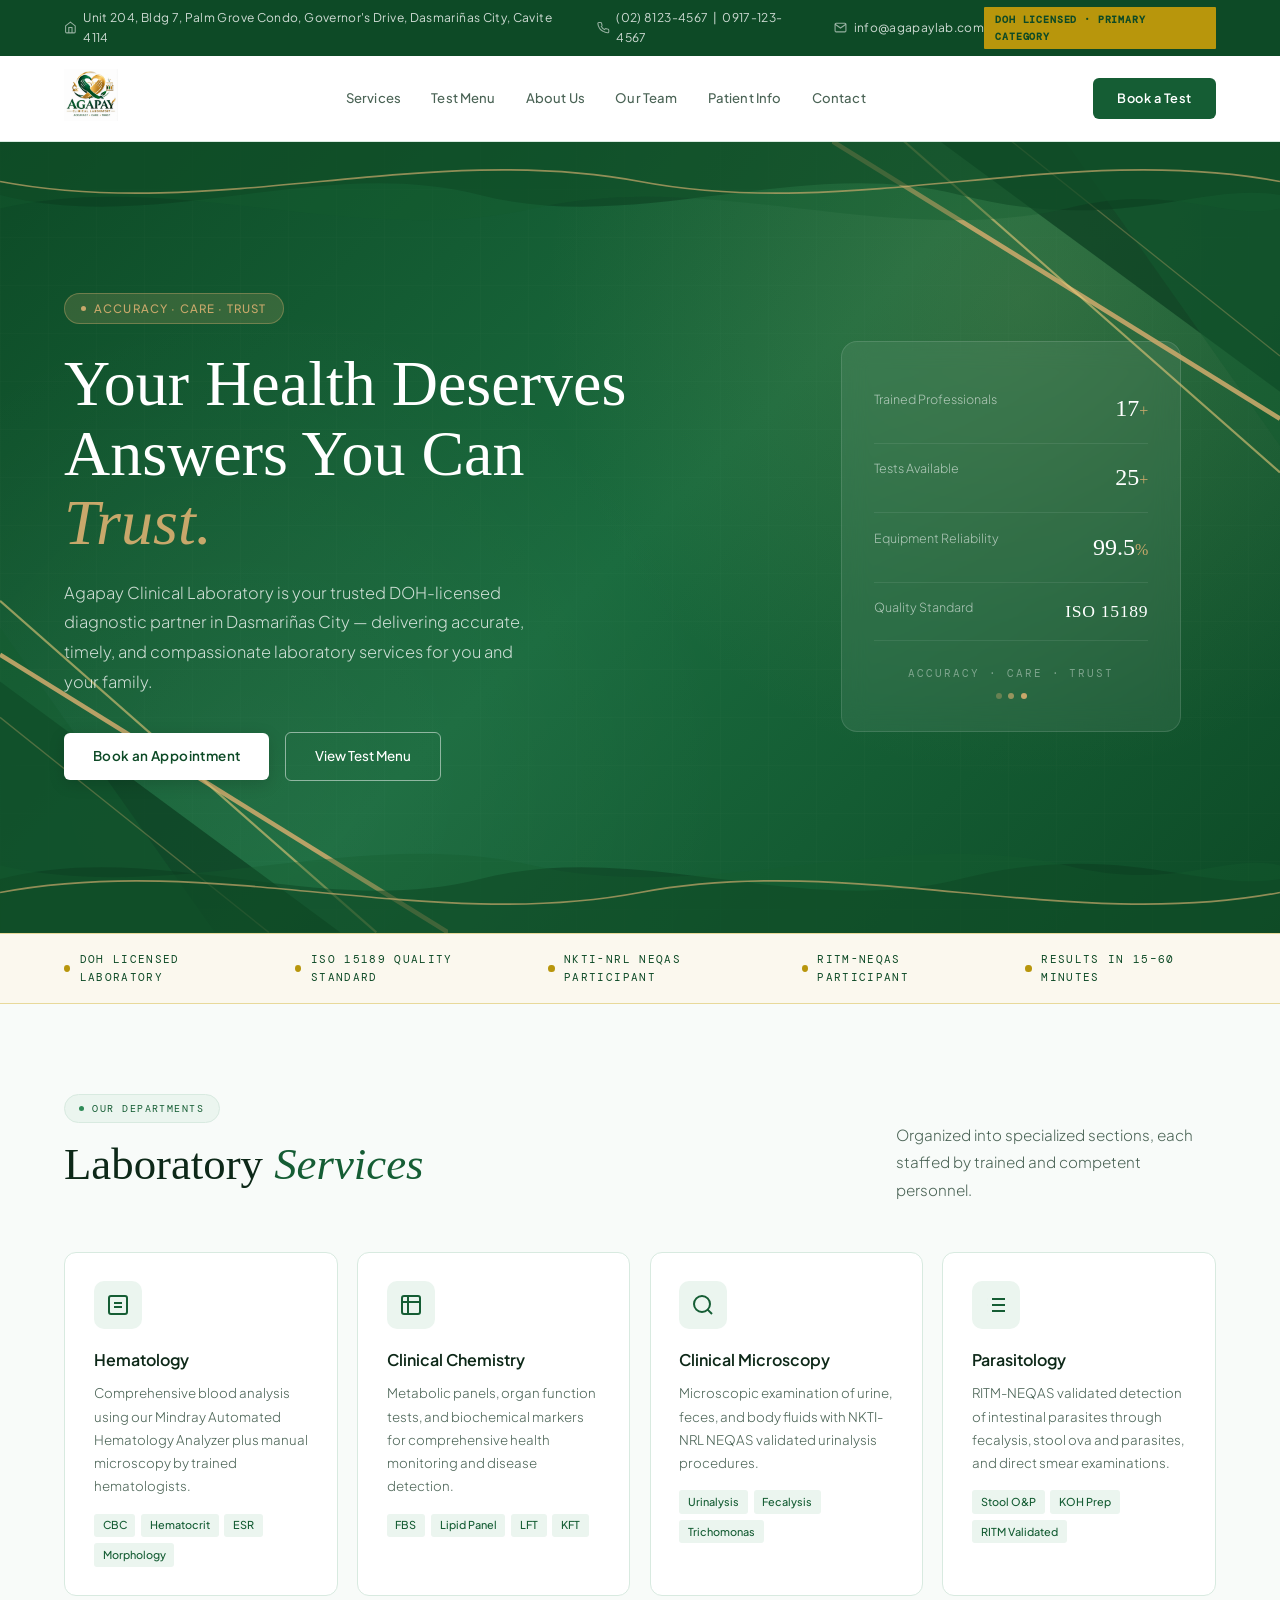
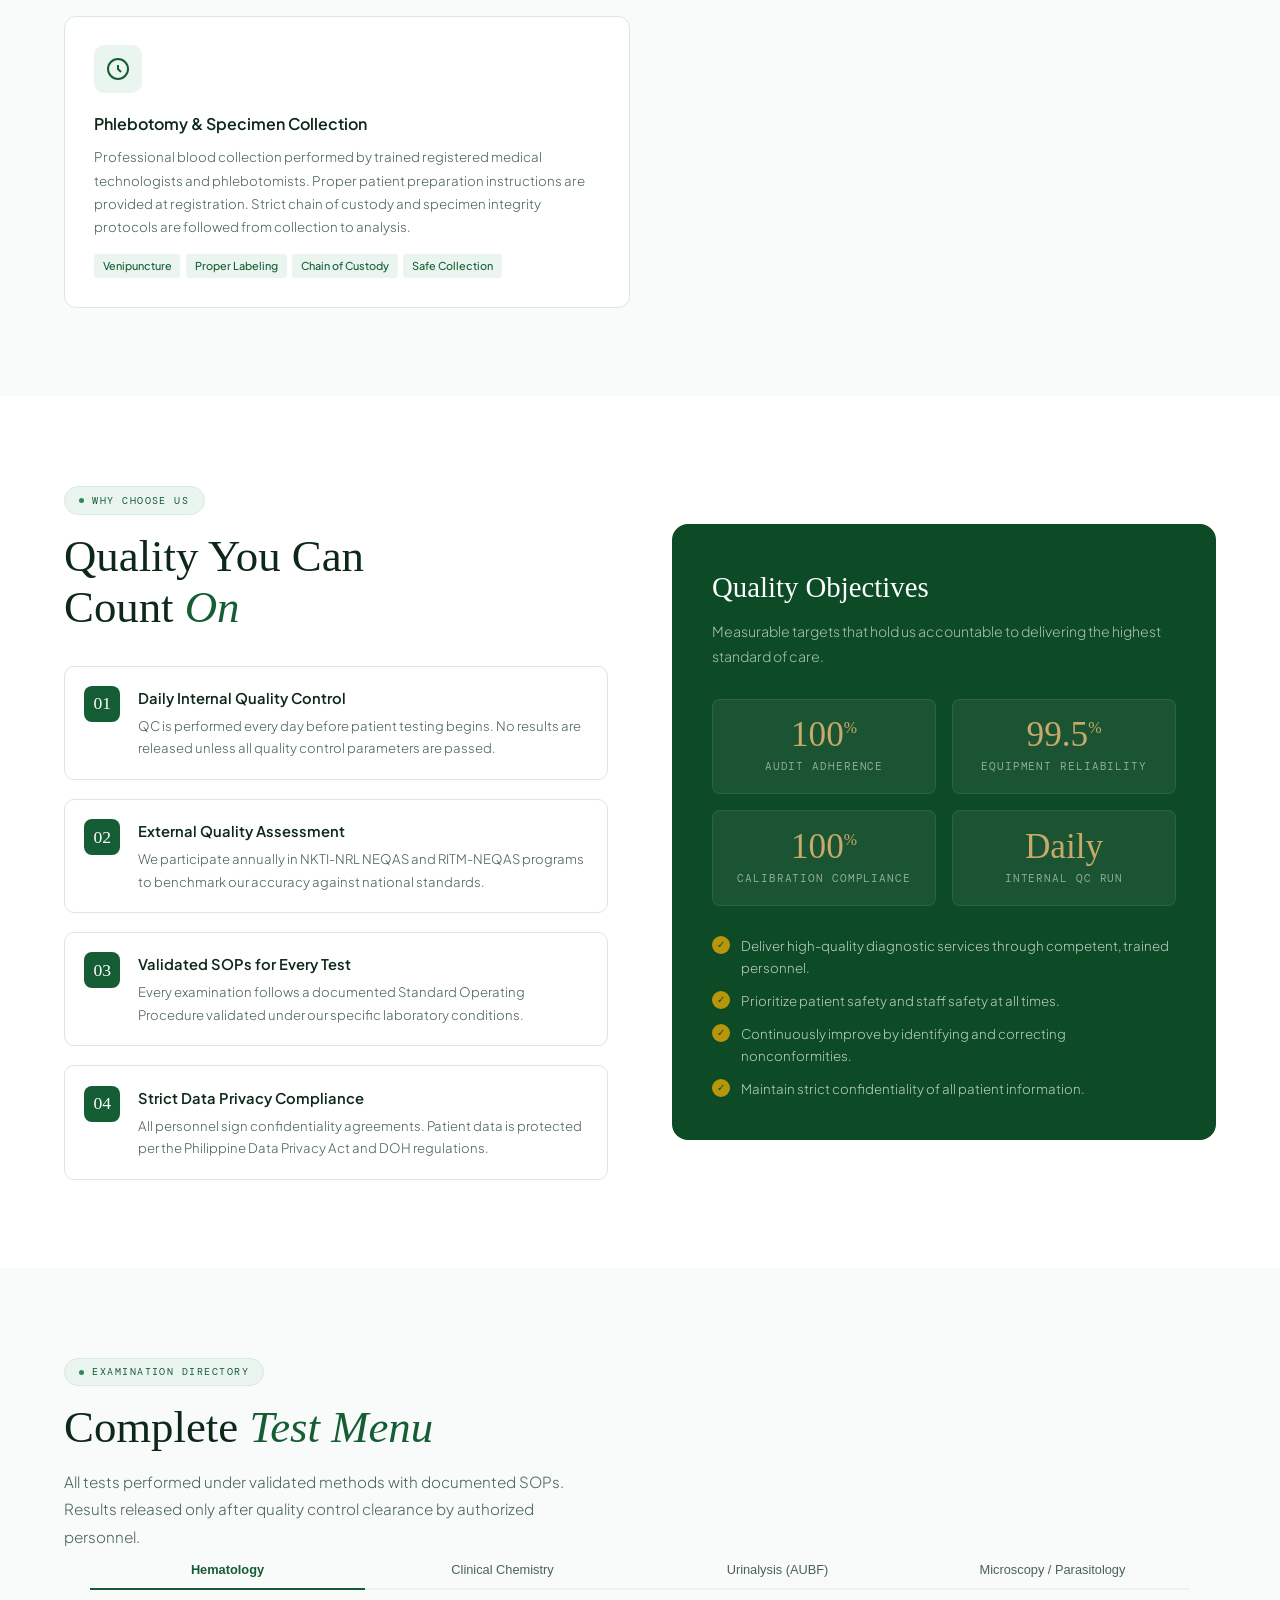
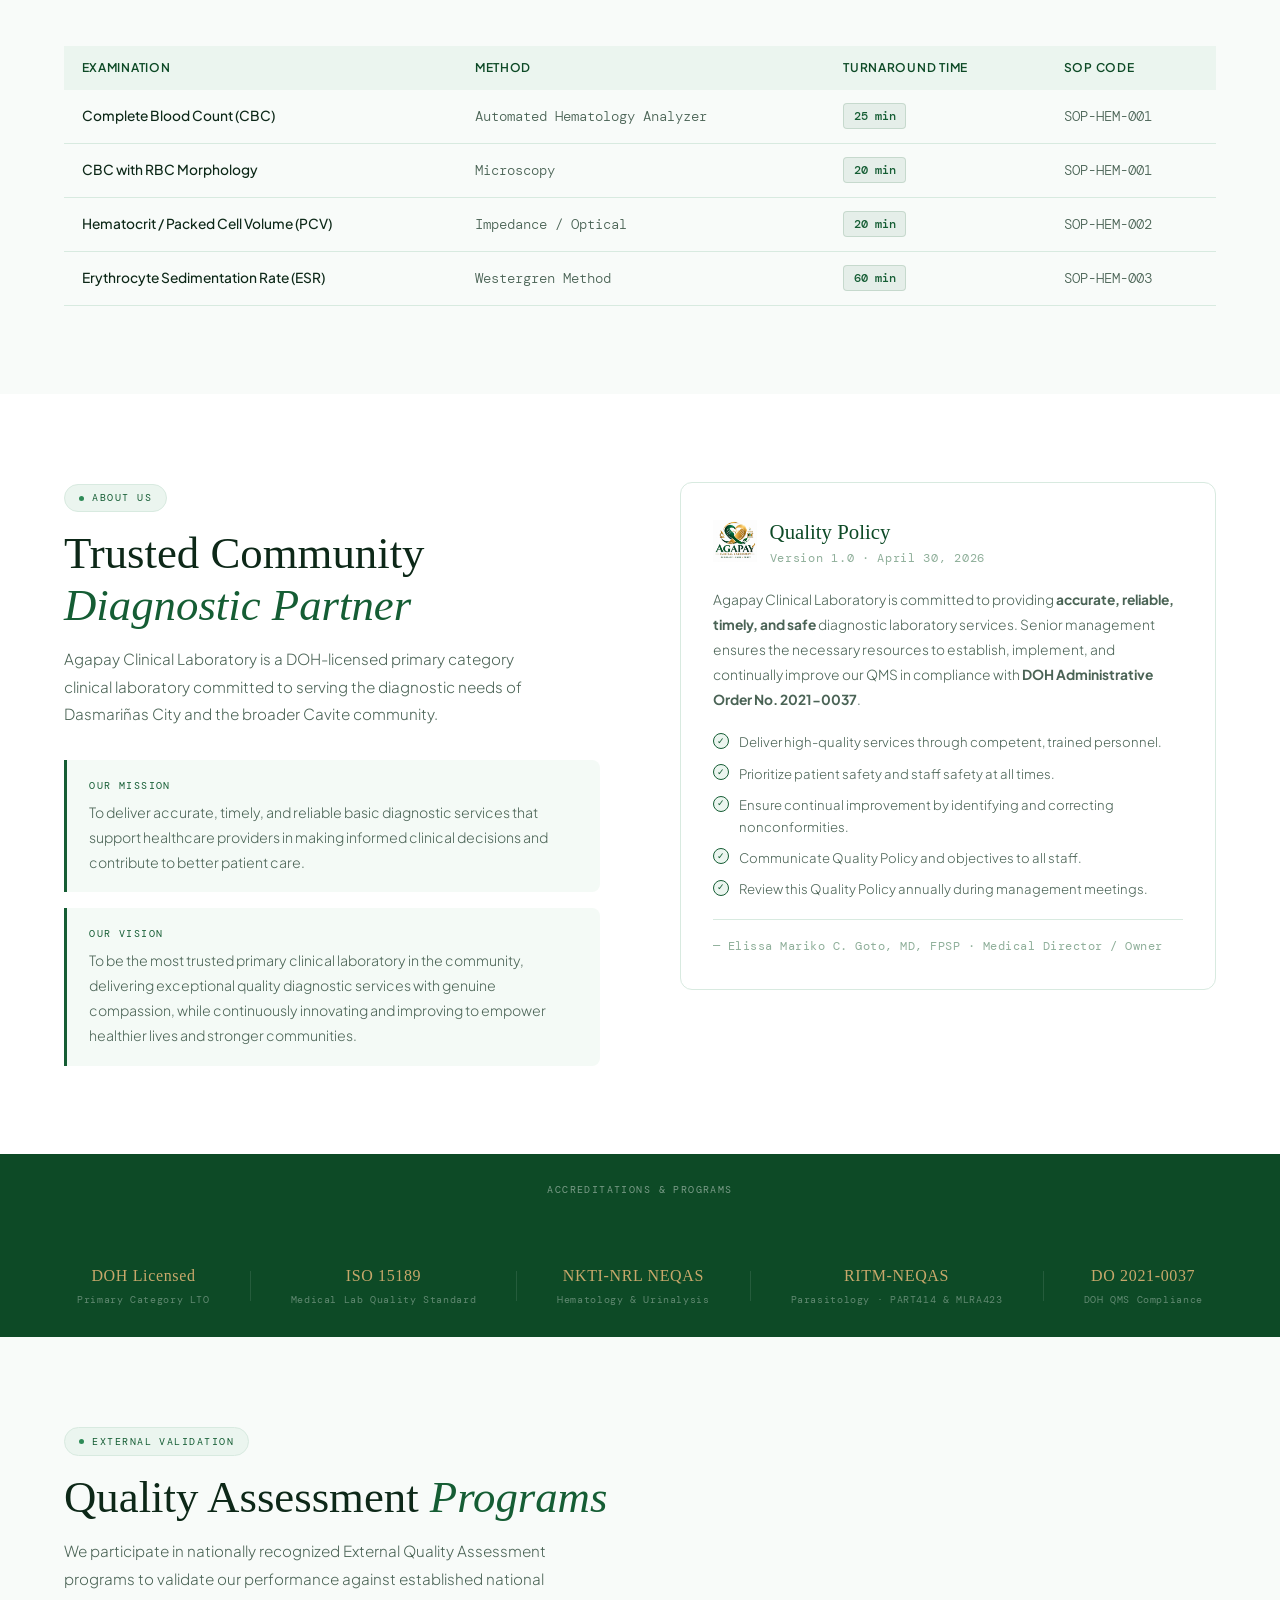
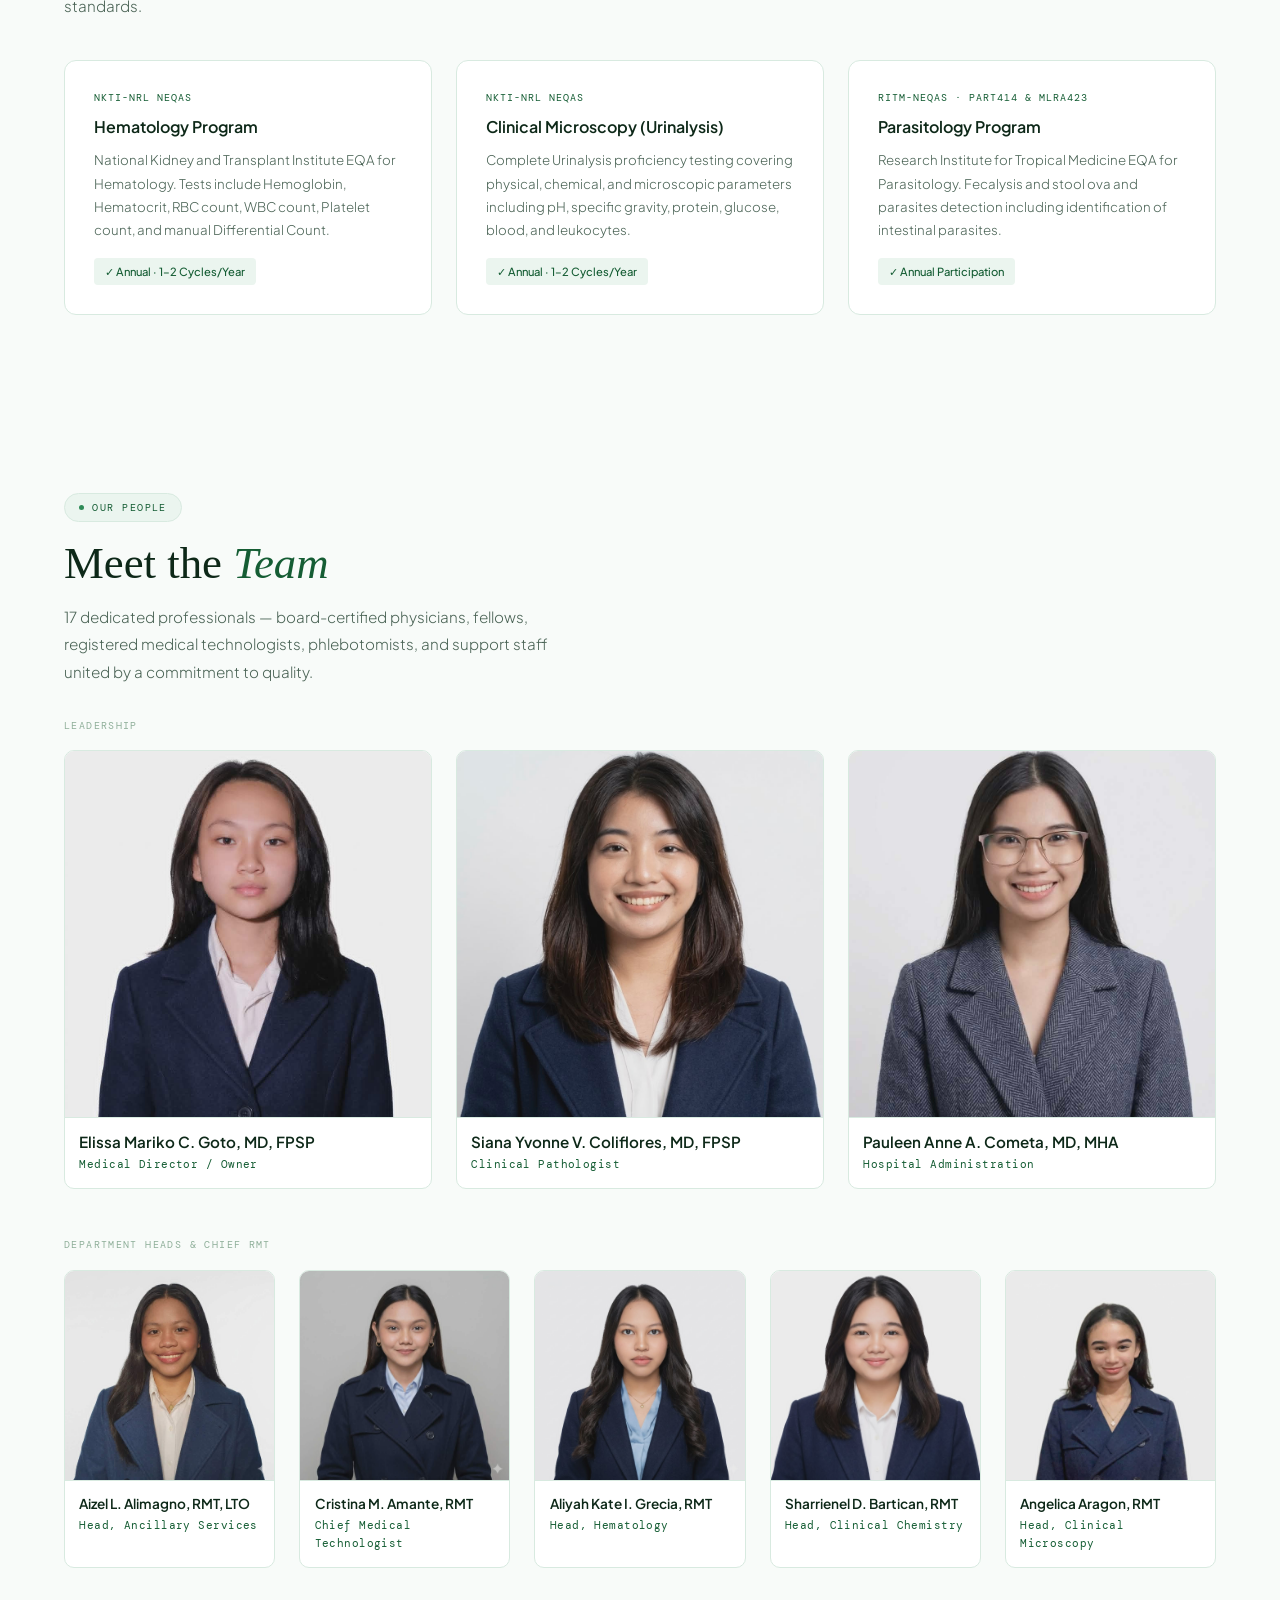
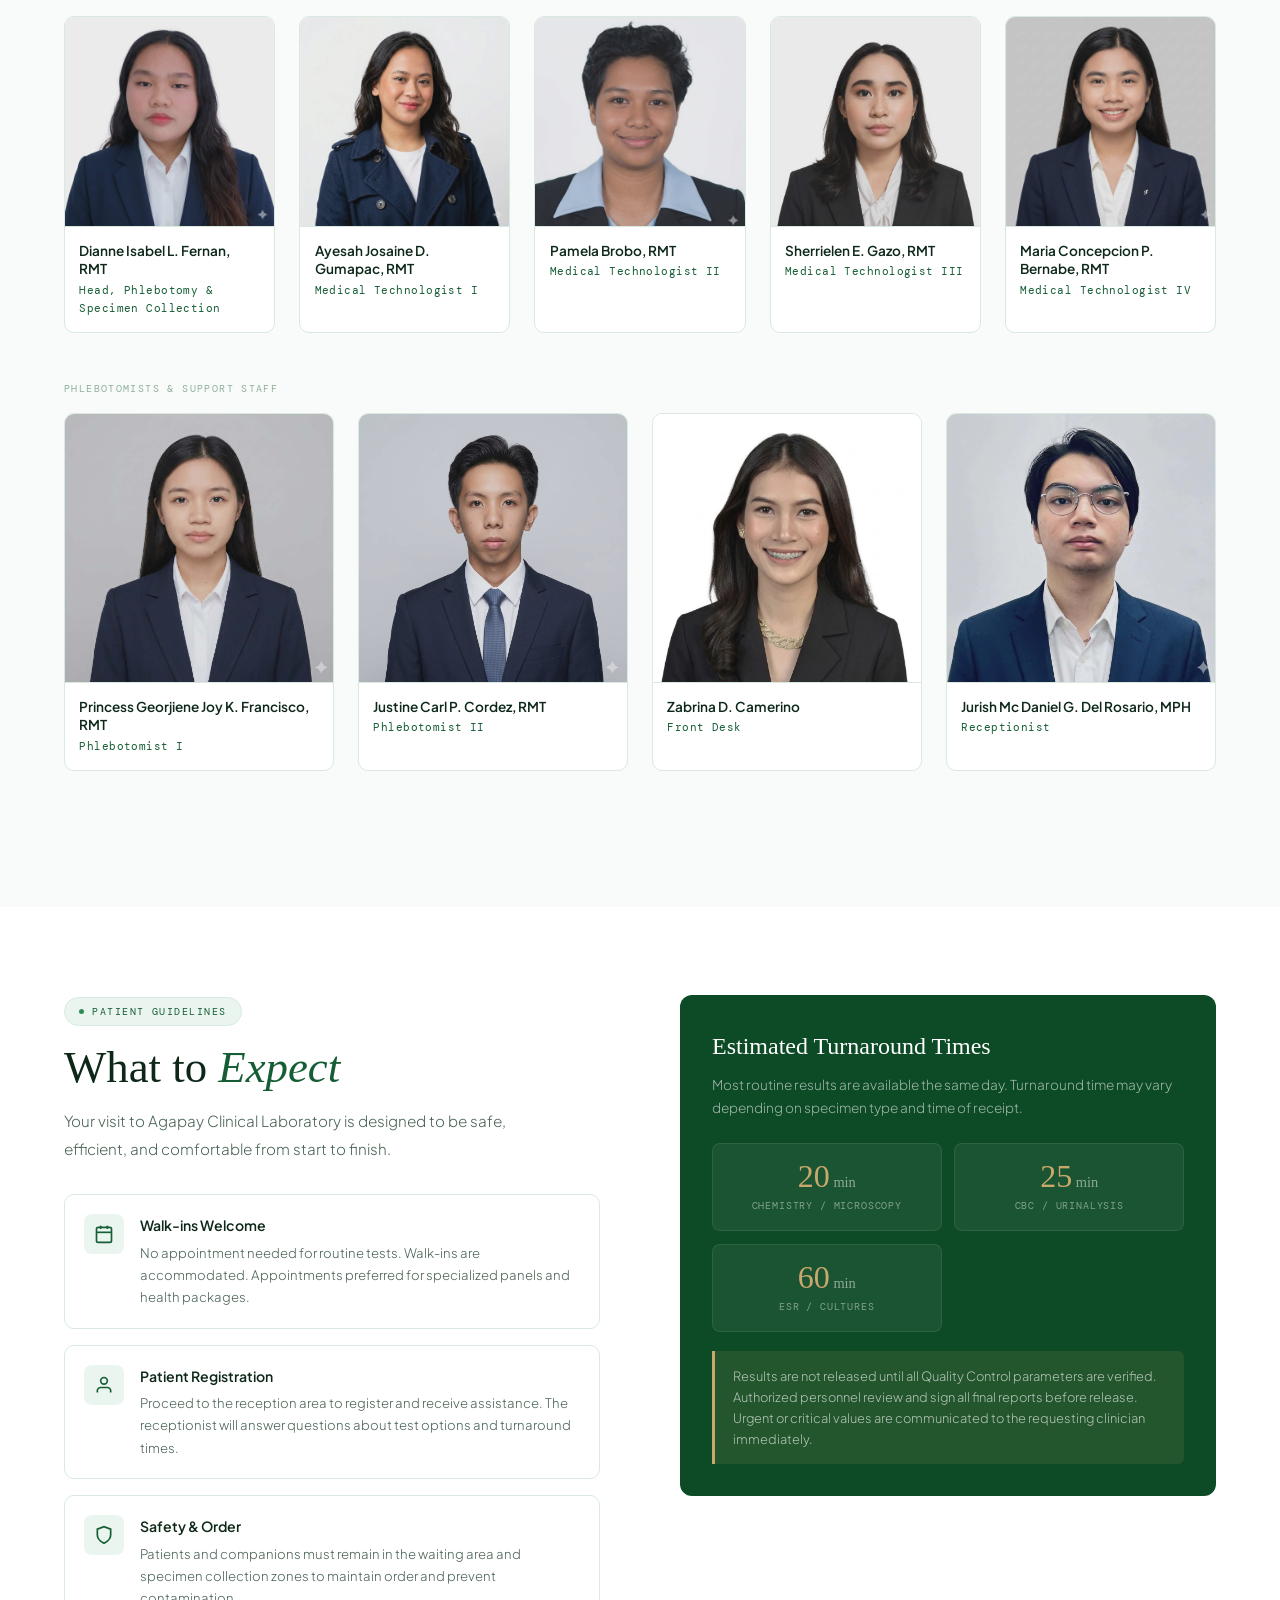
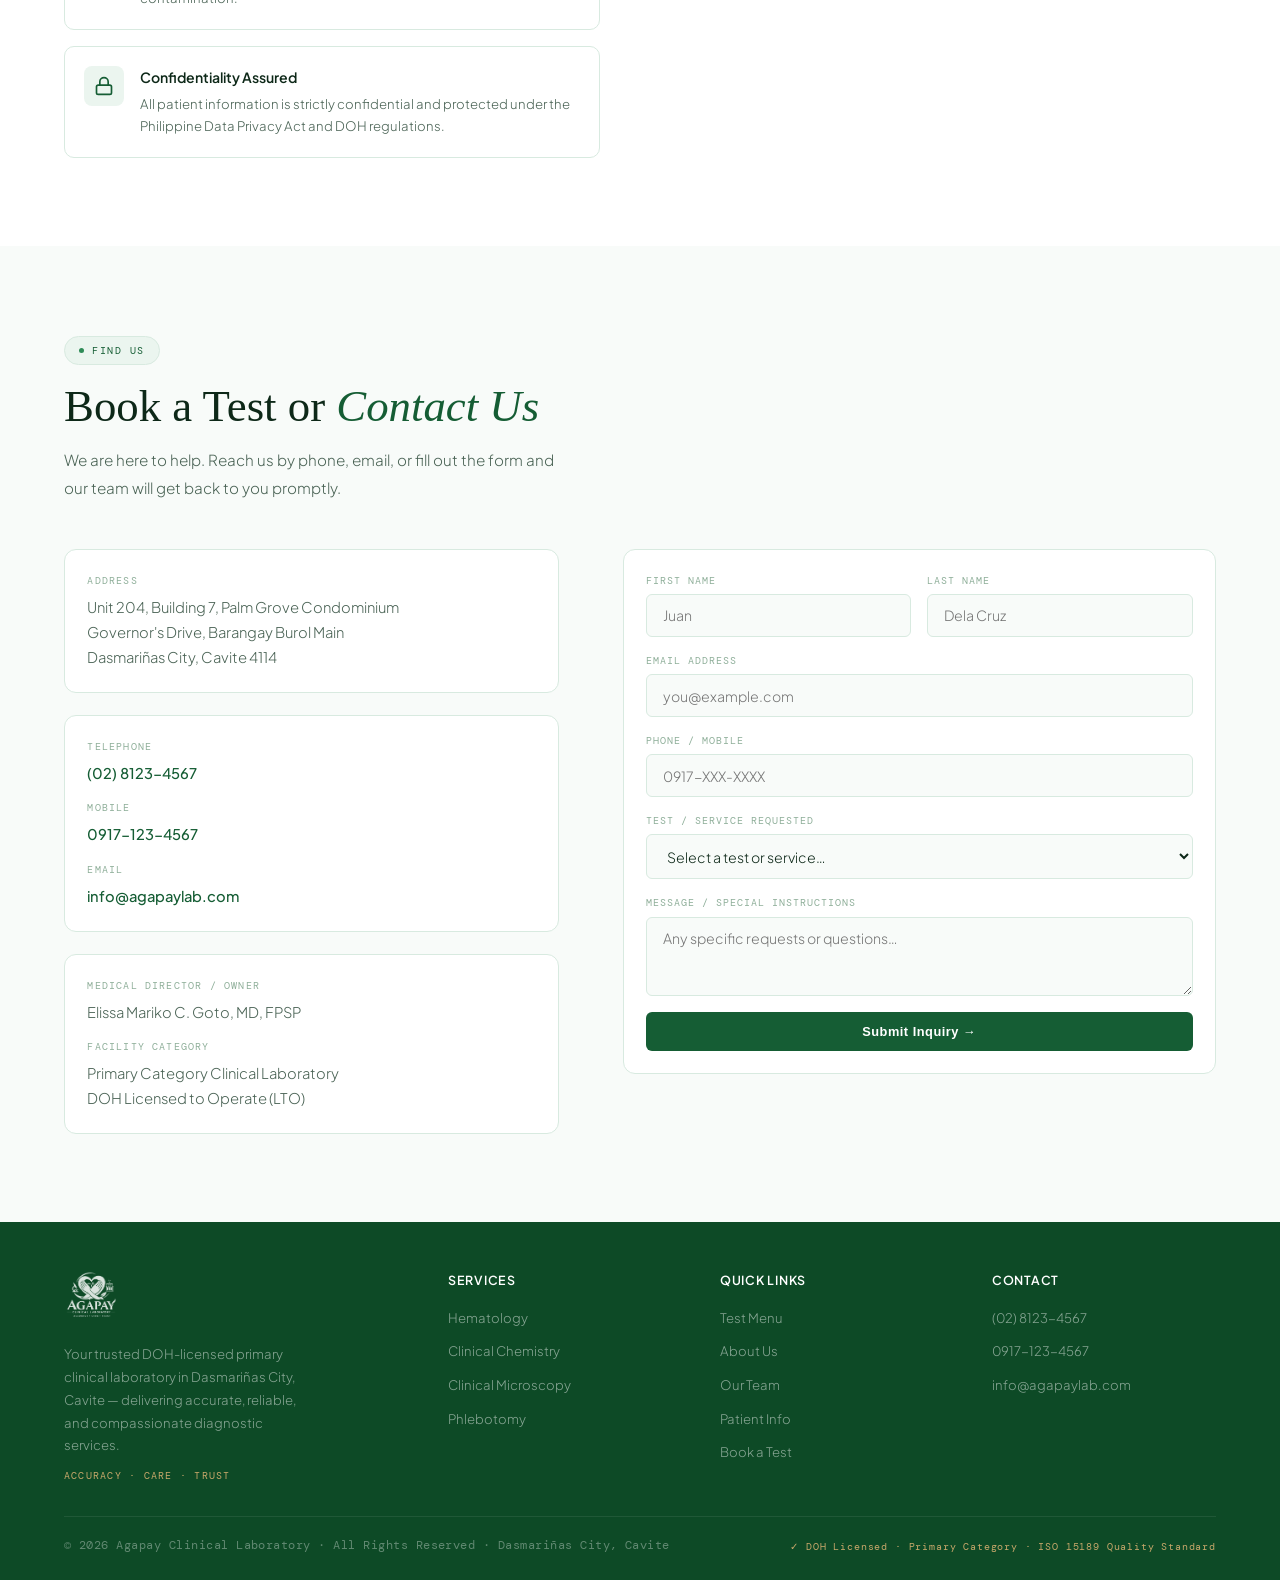
<file: index.html>
<!DOCTYPE html>
<html lang="en">
<head>
<meta charset="UTF-8">
<meta name="viewport" content="width=device-width, initial-scale=1.0">
<title>Agapay Clinical Laboratory | Accuracy • Care • Trust</title>

<!-- ── SEO ── -->
<meta name="description" content="Agapay Clinical Laboratory delivers accurate, caring diagnostic services you can trust. Book a lab test, explore our complete test menu, and meet our expert team.">
<meta name="keywords" content="clinical laboratory, diagnostic laboratory, lab tests, blood tests, medical testing, Agapay, laboratory services, diagnostic services">
<meta name="author" content="Agapay Clinical Laboratory">
<meta name="robots" content="index, follow">
<link rel="canonical" href="https://agapayclinicallab.com/">

<!-- ── Open Graph (Facebook / LinkedIn) ── -->
<meta property="og:type" content="website">
<meta property="og:url" content="https://agapayclinicallab.com/">
<meta property="og:title" content="Agapay Clinical Laboratory | Accuracy • Care • Trust">
<meta property="og:description" content="Accurate, caring diagnostic services you can trust. Book a lab test or explore our complete test menu today.">
<meta property="og:image" content="https://agapayclinicallab.com/favicon_io/android-chrome-512x512.png">
<meta property="og:locale" content="en_PH">

<!-- ── Twitter Card ── -->
<meta name="twitter:card" content="summary_large_image">
<meta name="twitter:title" content="Agapay Clinical Laboratory | Accuracy • Care • Trust">
<meta name="twitter:description" content="Accurate, caring diagnostic services you can trust. Book a lab test or explore our complete test menu today.">
<meta name="twitter:image" content="https://agapayclinicallab.com/android-chrome-512x512.png">

<!-- ── Favicon ── -->
<link rel="icon" type="image/x-icon" href="favicon_io/favicon.ico">
<link rel="icon" type="image/png" sizes="32x32" href="favicon_io/favicon-32x32.png">
<link rel="icon" type="image/png" sizes="16x16" href="favicon_io/favicon-16x16.png">
<link rel="apple-touch-icon" sizes="180x180" href="favicon_io/apple-touch-icon.png">
<link rel="manifest" href="favicon_io/site.webmanifest">
<link rel="stylesheet" href="css/styles.css">
<link href="https://fonts.googleapis.com/css2?family=Cormorant+Garant:ital,wght@0,300;0,400;0,600;0,700;1,300;1,400&family=Plus+Jakarta+Sans:wght@300;400;500;600&family=DM+Mono:wght@300;400&display=swap" rel="stylesheet">

</head>
<body>
<!-- TOP BAR -->
<div class="topbar">
  <div class="tb-left">
    <div class="tb-item">
      <svg viewBox="0 0 24 24" fill="none" stroke="currentColor" stroke-width="2"><path d="M3 9l9-7 9 7v11a2 2 0 0 1-2 2H5a2 2 0 0 1-2-2z"/><polyline points="9 22 9 12 15 12 15 22"/></svg>
      Unit 204, Bldg 7, Palm Grove Condo, Governor's Drive, Dasmariñas City, Cavite 4114
    </div>
    <div class="tb-item">
      <svg viewBox="0 0 24 24" fill="none" stroke="currentColor" stroke-width="2"><path d="M22 16.92v3a2 2 0 0 1-2.18 2 19.79 19.79 0 0 1-8.63-3.07A19.5 19.5 0 0 1 4.69 13.5a19.79 19.79 0 0 1-3.07-8.67A2 2 0 0 1 3.56 2.7h3a2 2 0 0 1 2 1.72c.127.96.361 1.903.7 2.81a2 2 0 0 1-.45 2.11L8.09 10a16 16 0 0 0 5.91 5.91l1.27-1.27a2 2 0 0 1 2.11-.45c.907.339 1.85.573 2.81.7A2 2 0 0 1 22 16.92z"/></svg>
      (02) 8123-4567 &nbsp;|&nbsp; 0917-123-4567
    </div>
    <div class="tb-item">
      <svg viewBox="0 0 24 24" fill="none" stroke="currentColor" stroke-width="2"><path d="M4 4h16c1.1 0 2 .9 2 2v12c0 1.1-.9 2-2 2H4c-1.1 0-2-.9-2-2V6c0-1.1.9-2 2-2z"/><polyline points="22,6 12,13 2,6"/></svg>
      info@agapaylab.com
    </div>
  </div>
  <span class="tb-badge">DOH Licensed · Primary Category</span>
</div>

<!-- NAV -->
<nav>
  <div class="nav-logo"><img src="images/agapaycl.jpg" alt="Agapay Clinical Laboratory"></div>  
  <ul class="nav-links">
    <li><a href="#services">Services</a></li>
    <li><a href="#tests">Test Menu</a></li>
    <li><a href="#about">About Us</a></li>
    <li><a href="#team">Our Team</a></li>
    <li><a href="#patient-info">Patient Info</a></li>
    <li><a href="#contact">Contact</a></li>
  </ul>
  <a href="#contact" class="nav-book desktop-only">Book a Test</a>
  <button class="hamburger" onclick="toggleMenu()" aria-label="Menu">
    <span></span><span></span><span></span>
  </button>
  <div class="mobile-menu" id="mobileMenu">
    <a href="#services">Services</a>
    <a href="#tests">Test Menu</a>
    <a href="#about">About Us</a>
    <a href="#team">Our Team</a>
    <a href="#patient-info">Patient Info</a>
    <a href="#contact">Contact</a>
    <a href="#contact" class="nav-book">Book a Test</a>
  </div>
</nav>

<!-- HERO -->
<section class="hero" id="home">
  <div class="hero-pattern"></div>

  <!-- ===== WAVY DECORATIONS ===== -->
  <!-- Top-right corner triangle stack + gold lines -->
  <svg class="hero-deco hero-deco--tr" viewBox="0 0 500 400" xmlns="http://www.w3.org/2000/svg">
    <polygon points="500,0 120,0 500,280" fill="#0B3D20" opacity="0.7"/>
    <polygon points="500,0 260,0 500,340" fill="#155C30" opacity="0.5"/>
    <line x1="0" y1="0" x2="500" y2="310" stroke="#C8A86B" stroke-width="5" opacity="0.9"/>
    <line x1="80" y1="0" x2="500" y2="370" stroke="#E8C97A" stroke-width="2.5" opacity="0.6"/>
    <line x1="200" y1="0" x2="500" y2="240" stroke="#C8A86B" stroke-width="1.5" opacity="0.35"/>
  </svg>
  <!-- Bottom-left corner triangle stack + gold lines -->
  <svg class="hero-deco hero-deco--bl" viewBox="0 0 500 400" xmlns="http://www.w3.org/2000/svg">
    <polygon points="0,400 380,400 0,120" fill="#0B3D20" opacity="0.7"/>
    <polygon points="0,400 240,400 0,60" fill="#155C30" opacity="0.5"/>
    <line x1="500" y1="400" x2="0" y2="90" stroke="#C8A86B" stroke-width="5" opacity="0.9"/>
    <line x1="420" y1="400" x2="0" y2="30" stroke="#E8C97A" stroke-width="2.5" opacity="0.6"/>
    <line x1="300" y1="400" x2="0" y2="160" stroke="#C8A86B" stroke-width="1.5" opacity="0.35"/>
  </svg>
  <!-- Wavy SVG band across the upper area -->
  <svg class="hero-wave hero-wave--top" viewBox="0 0 1440 160" preserveAspectRatio="none" xmlns="http://www.w3.org/2000/svg">
    <path d="M0,80 C180,140 360,20 540,80 C720,140 900,20 1080,80 C1260,140 1350,60 1440,80 L1440,0 L0,0 Z" fill="#0B3D20" opacity="0.55"/>
    <path d="M0,100 C200,40 400,160 600,100 C800,40 1000,160 1200,100 C1320,60 1380,120 1440,100 L1440,0 L0,0 Z" fill="#155C30" opacity="0.35"/>
    <path d="M0,60 C240,120 480,0 720,60 C960,120 1200,0 1440,60" fill="none" stroke="#C8A86B" stroke-width="2.5" opacity="0.7"/>
  </svg>
  <!-- Wavy SVG band across the lower area -->
  <svg class="hero-wave hero-wave--bot" viewBox="0 0 1440 160" preserveAspectRatio="none" xmlns="http://www.w3.org/2000/svg">
    <path d="M0,80 C180,20 360,140 540,80 C720,20 900,140 1080,80 C1260,20 1350,100 1440,80 L1440,160 L0,160 Z" fill="#0B3D20" opacity="0.55"/>
    <path d="M0,60 C200,120 400,0 600,60 C800,120 1000,0 1200,60 C1320,100 1380,40 1440,60 L1440,160 L0,160 Z" fill="#155C30" opacity="0.35"/>
    <path d="M0,100 C240,40 480,160 720,100 C960,40 1200,160 1440,100" fill="none" stroke="#C8A86B" stroke-width="2.5" opacity="0.7"/>
  </svg>
  <div class="hero-content">
    <div class="hero-tagline"><span class="tagdot"></span>Accuracy · Care · Trust</div>
    <h1>Your Health Deserves<br>Answers You Can<br><em>Trust.</em></h1>
    <p>Agapay Clinical Laboratory is your trusted DOH-licensed diagnostic partner in Dasmariñas City — delivering accurate, timely, and compassionate laboratory services for you and your family.</p>
    <div class="hero-ctas">
      <a href="#contact" class="btn-white">Book an Appointment</a>
      <a href="#tests" class="btn-outline-white">View Test Menu</a>
    </div>
  </div>
  <div class="hero-right">
    <div class="hero-stats-box">
      <div class="hero-stat-row">
        <span class="hs-label">Trained Professionals</span>
        <span class="hs-value">17<em>+</em></span>
      </div>
      <div class="hero-stat-row">
        <span class="hs-label">Tests Available</span>
        <span class="hs-value">25<em>+</em></span>
      </div>
      <div class="hero-stat-row">
        <span class="hs-label">Equipment Reliability</span>
        <span class="hs-value">99.5<em>%</em></span>
      </div>
      <div class="hero-stat-row">
        <span class="hs-label">Quality Standard</span>
        <span class="hs-value" style="font-size:1.1rem;letter-spacing:.04em;">ISO 15189</span>
      </div>
      <div class="hero-motto">Accuracy · Care · Trust</div>
      <div class="hero-dots"><span></span><span></span><span></span></div>
    </div>
  </div>
</section>

<!-- TAGLINE STRIP -->
<div class="tagstrip">
  <div class="ts-item"><span class="ts-dot"></span>DOH Licensed Laboratory</div>
  <div class="ts-item"><span class="ts-dot"></span>ISO 15189 Quality Standard</div>
  <div class="ts-item"><span class="ts-dot"></span>NKTI-NRL NEQAS Participant</div>
  <div class="ts-item"><span class="ts-dot"></span>RITM-NEQAS Participant</div>
  <div class="ts-item"><span class="ts-dot"></span>Results in 15–60 Minutes</div>
</div>

<!-- SERVICES -->
<section class="services-bg" id="services">
  <div style="padding:0;">
    <div class="services-hdr reveal">
      <div>
        <span class="sec-tag">Our Departments</span>
        <h2 class="sec-title">Laboratory <em>Services</em></h2>
      </div>
      <p class="sec-sub" style="max-width:320px;">Organized into specialized sections, each staffed by trained and competent personnel.</p>
    </div>
    <div class="svc-grid reveal">
      <div class="svc-card">
        <div class="svc-icon">
          <svg viewBox="0 0 24 24" fill="none" stroke="currentColor" stroke-width="2"><path d="M19 3H5c-1.1 0-2 .9-2 2v14c0 1.1.9 2 2 2h14c1.1 0 2-.9 2-2V5c0-1.1-.9-2-2-2z"/><line x1="8" y1="10" x2="16" y2="10"/><line x1="8" y1="14" x2="16" y2="14"/></svg>
        </div>
        <h3>Hematology</h3>
        <p>Comprehensive blood analysis using our Mindray Automated Hematology Analyzer plus manual microscopy by trained hematologists.</p>
        <div class="svc-tests">
          <span class="svc-test">CBC</span><span class="svc-test">Hematocrit</span><span class="svc-test">ESR</span><span class="svc-test">Morphology</span>
        </div>
      </div>
      <div class="svc-card">
        <div class="svc-icon">
          <svg viewBox="0 0 24 24" fill="none" stroke="currentColor" stroke-width="2"><path d="M9 3H5a2 2 0 0 0-2 2v4m6-6h10a2 2 0 0 1 2 2v4M9 3v18m0 0h10a2 2 0 0 0 2-2V9M9 21H5a2 2 0 0 1-2-2V9m0 0h18"/></svg>
        </div>
        <h3>Clinical Chemistry</h3>
        <p>Metabolic panels, organ function tests, and biochemical markers for comprehensive health monitoring and disease detection.</p>
        <div class="svc-tests">
          <span class="svc-test">FBS</span><span class="svc-test">Lipid Panel</span><span class="svc-test">LFT</span><span class="svc-test">KFT</span>
        </div>
      </div>
      <div class="svc-card">
        <div class="svc-icon">
          <svg viewBox="0 0 24 24" fill="none" stroke="currentColor" stroke-width="2"><circle cx="11" cy="11" r="8"/><line x1="21" y1="21" x2="16.65" y2="16.65"/></svg>
        </div>
        <h3>Clinical Microscopy</h3>
        <p>Microscopic examination of urine, feces, and body fluids with NKTI-NRL NEQAS validated urinalysis procedures.</p>
        <div class="svc-tests">
          <span class="svc-test">Urinalysis</span><span class="svc-test">Fecalysis</span><span class="svc-test">Trichomonas</span>
        </div>
      </div>

      <div class="svc-card">
        <div class="svc-icon">
          <svg viewBox="0 0 24 24" fill="none" stroke="currentColor" stroke-width="2"><path d="M8 6h13M8 12h13M8 18h13M3 6h.01M3 12h.01M3 18h.01"/></svg>
        </div>
        <h3>Parasitology</h3>
        <p>RITM-NEQAS validated detection of intestinal parasites through fecalysis, stool ova and parasites, and direct smear examinations.</p>
        <div class="svc-tests">
          <span class="svc-test">Stool O&P</span><span class="svc-test">KOH Prep</span><span class="svc-test">RITM Validated</span>
        </div>
      </div>
      <div class="svc-card" style="grid-column:span 2;">
        <div class="svc-icon">
          <svg viewBox="0 0 24 24" fill="none" stroke="currentColor" stroke-width="2"><circle cx="12" cy="12" r="10"/><path d="M12 8v4l3 3"/></svg>
        </div>
        <h3>Phlebotomy & Specimen Collection</h3>
        <p>Professional blood collection performed by trained registered medical technologists and phlebotomists. Proper patient preparation instructions are provided at registration. Strict chain of custody and specimen integrity protocols are followed from collection to analysis.</p>
        <div class="svc-tests">
          <span class="svc-test">Venipuncture</span><span class="svc-test">Proper Labeling</span><span class="svc-test">Chain of Custody</span><span class="svc-test">Safe Collection</span>
        </div>
      </div>
    </div>
  </div>
</section>

<!-- WHY AGAPAY -->
<section id="why">
  <div class="why-grid reveal">
    <div class="why-left">
      <span class="sec-tag">Why Choose Us</span>
      <h2 class="sec-title">Quality You Can<br>Count <em>On</em></h2>
      <div class="w-items">
        <div class="w-item">
          <div class="w-num">01</div>
          <div class="w-text"><h4>Daily Internal Quality Control</h4><p>QC is performed every day before patient testing begins. No results are released unless all quality control parameters are passed.</p></div>
        </div>
        <div class="w-item">
          <div class="w-num">02</div>
          <div class="w-text"><h4>External Quality Assessment</h4><p>We participate annually in NKTI-NRL NEQAS and RITM-NEQAS programs to benchmark our accuracy against national standards.</p></div>
        </div>
        <div class="w-item">
          <div class="w-num">03</div>
          <div class="w-text"><h4>Validated SOPs for Every Test</h4><p>Every examination follows a documented Standard Operating Procedure validated under our specific laboratory conditions.</p></div>
        </div>
        <div class="w-item">
          <div class="w-num">04</div>
          <div class="w-text"><h4>Strict Data Privacy Compliance</h4><p>All personnel sign confidentiality agreements. Patient data is protected per the Philippine Data Privacy Act and DOH regulations.</p></div>
        </div>
      </div>
    </div>
    <div class="why-right">
      <h3>Quality Objectives</h3>
      <p>Measurable targets that hold us accountable to delivering the highest standard of care.</p>
      <div class="obj-grid">
        <div class="obj-item"><div class="obj-n">100<sup>%</sup></div><div class="obj-l">Audit Adherence</div></div>
        <div class="obj-item"><div class="obj-n">99.5<sup>%</sup></div><div class="obj-l">Equipment Reliability</div></div>
        <div class="obj-item"><div class="obj-n">100<sup>%</sup></div><div class="obj-l">Calibration Compliance</div></div>
        <div class="obj-item"><div class="obj-n">Daily</div><div class="obj-l">Internal QC Run</div></div>
      </div>
      <div class="pledge-list">
        <div class="pledge-item"><div class="pcheck">✓</div>Deliver high-quality diagnostic services through competent, trained personnel.</div>
        <div class="pledge-item"><div class="pcheck">✓</div>Prioritize patient safety and staff safety at all times.</div>
        <div class="pledge-item"><div class="pcheck">✓</div>Continuously improve by identifying and correcting nonconformities.</div>
        <div class="pledge-item"><div class="pcheck">✓</div>Maintain strict confidentiality of all patient information.</div>
      </div>
    </div>
  </div>
</section>

<!-- COMPLETE TEST MENU -->
<section class="tests-bg" id="tests">
  <div class="reveal">
    <span class="sec-tag">Examination Directory</span>
    <h2 class="sec-title">Complete <em>Test Menu</em></h2>
    <p class="sec-sub">All tests performed under validated methods with documented SOPs. Results released only after quality control clearance by authorized personnel.</p>
  </div>
  <div class="test-nav reveal">
    <button class="t-tab active" onclick="switchTab(this,'hema')">Hematology</button>
    <button class="t-tab" onclick="switchTab(this,'chem')">Clinical Chemistry</button>
    <button class="t-tab" onclick="switchTab(this,'uri')">Urinalysis (AUBF)</button>
    <button class="t-tab" onclick="switchTab(this,'para')">Microscopy / Parasitology</button>
  </div>
  <div class="t-panels reveal">
    <div class="t-panel active" id="panel-hema">
      <table class="t-table">
        <thead><tr><th>Examination</th><th>Method</th><th>Turnaround Time</th><th>SOP Code</th></tr></thead>
        <tbody>
          <tr><td>Complete Blood Count (CBC)</td><td class="ref-cell">Automated Hematology Analyzer</td><td><span class="tat-badge">25 min</span></td><td class="ref-cell">SOP-HEM-001</td></tr>
          <tr><td>CBC with RBC Morphology</td><td class="ref-cell">Microscopy</td><td><span class="tat-badge">20 min</span></td><td class="ref-cell">SOP-HEM-001</td></tr>
          <tr><td>Hematocrit / Packed Cell Volume (PCV)</td><td class="ref-cell">Impedance / Optical</td><td><span class="tat-badge">20 min</span></td><td class="ref-cell">SOP-HEM-002</td></tr>
          <tr><td>Erythrocyte Sedimentation Rate (ESR)</td><td class="ref-cell">Westergren Method</td><td><span class="tat-badge">60 min</span></td><td class="ref-cell">SOP-HEM-003</td></tr>
        </tbody>
      </table>
    </div>
    <div class="t-panel" id="panel-chem">
      <table class="t-table">
        <thead><tr><th>Examination</th><th>Method</th><th>Turnaround Time</th><th>Normal Range</th></tr></thead>
        <tbody>
          <tr><td>Blood Glucose — Fasting (FBS)</td><td class="ref-cell">GCO-PAP (Enzymatic)</td><td><span class="tat-badge">20 min</span></td><td class="ref-cell">3.9–5.6 mmol/L</td></tr>
          <tr><td>Total Cholesterol</td><td class="ref-cell">CHOD-PAP</td><td><span class="tat-badge">20 min</span></td><td class="ref-cell">&lt; 5.2 mmol/L</td></tr>
          <tr><td>Triglycerides</td><td class="ref-cell">GPO-PAP</td><td><span class="tat-badge">20 min</span></td><td class="ref-cell">&lt; 1.7 mmol/L</td></tr>
          <tr><td>HDL-Cholesterol</td><td class="ref-cell">Direct Enzymatic</td><td><span class="tat-badge">20 min</span></td><td class="ref-cell">&gt; 1.0 mmol/L (M) / &gt; 1.3 mmol/L (F)</td></tr>
          <tr><td>LDL-Cholesterol (Calculated)</td><td class="ref-cell">Friedewald Formula</td><td><span class="tat-badge">20 min</span></td><td class="ref-cell">&lt; 3.4 mmol/L</td></tr>
          <tr><td>Uric Acid</td><td class="ref-cell">Uricase-PAP</td><td><span class="tat-badge">20 min</span></td><td class="ref-cell">See Report</td></tr>
          <tr><td>Creatinine</td><td class="ref-cell">Enzymatic</td><td><span class="tat-badge">20 min</span></td><td class="ref-cell">M: 44–110 µmol/L · F: 44–90 µmol/L</td></tr>
          <tr><td>BUN (Blood Urea Nitrogen)</td><td class="ref-cell">Urease-GLDH</td><td><span class="tat-badge">20 min</span></td><td class="ref-cell">2.5–7.1 mmol/L</td></tr>
          <tr><td>SGPT / ALT (Liver Function)</td><td class="ref-cell">IFCC Without PBP</td><td><span class="tat-badge">20 min</span></td><td class="ref-cell">M: &lt; 41 U/L · F: &lt; 32 U/L</td></tr>
          <tr><td>SGOT / AST (Liver Function)</td><td class="ref-cell">IFCC Without PBP</td><td><span class="tat-badge">20 min</span></td><td class="ref-cell">M: &lt; 40 U/L · F: &lt; 32 U/L</td></tr>
          <tr><td>Alkaline Phosphatase</td><td class="ref-cell">pNPP</td><td><span class="tat-badge">20 min</span></td><td class="ref-cell">40–129 U/L</td></tr>
          <tr><td>Total Protein</td><td class="ref-cell">Biuret</td><td><span class="tat-badge">20 min</span></td><td class="ref-cell">See Report</td></tr>
          <tr><td>Albumin</td><td class="ref-cell">BCG</td><td><span class="tat-badge">20 min</span></td><td class="ref-cell">35–50 g/L</td></tr>
          <tr><td>Blood Chemistry Screen (BCS)</td><td class="ref-cell">Multiple Methods</td><td><span class="tat-badge">25 min</span></td><td class="ref-cell">See Report</td></tr>
        </tbody>
      </table>
    </div>

    <div class="t-panel" id="panel-uri">
      <table class="t-table">
        <thead><tr><th>Examination</th><th>Method</th><th>Turnaround Time</th><th>SOP Code</th></tr></thead>
        <tbody>
          <tr><td>Complete Urinalysis — Physical, Chemical & Microscopic Examination</td><td class="ref-cell">Dipstick Strip / Microscopy</td><td><span class="tat-badge">25 min</span></td><td class="ref-cell">SOP-AUBF-001</td></tr>
        </tbody>
      </table>
      <div class="disclaimer">Urinalysis results should be correlated with clinical findings. For best results, submit a fresh mid-stream morning urine specimen in the provided sterile container. The specimen must be processed immediately upon receipt.</div>
    </div>

    <div class="t-panel" id="panel-para">
      <table class="t-table">
        <thead><tr><th>Examination</th><th>Method</th><th>Turnaround Time</th><th>SOP Code</th></tr></thead>
        <tbody>
          <tr><td>Fecalysis / Stool Examination</td><td class="ref-cell">Direct Microscopy</td><td><span class="tat-badge">20 min</span></td><td class="ref-cell">SOP-CM-001</td></tr>
          <tr><td>Stool Ova and Parasites</td><td class="ref-cell">Direct Smear / Concentration</td><td><span class="tat-badge">30 min</span></td><td class="ref-cell">SOP-CM-001</td></tr>
          <tr><td>Trichomonas vaginalis Examination</td><td class="ref-cell">Wet Smear / Microscopy</td><td><span class="tat-badge">20 min</span></td><td class="ref-cell">SOP-CP-002</td></tr>
          <tr><td>KOH Preparation (Fungal Elements)</td><td class="ref-cell">Potassium Hydroxide Mount</td><td><span class="tat-badge">20 min</span></td><td class="ref-cell">No Fungal Elements Seen</td></tr>
        </tbody>
      </table>
      <div class="disclaimer">Stool specimens must be submitted in the provided sterile container. For Ova and Parasite exam, submit a fresh specimen. Do not contaminate with urine or water. Perform the test within 30 minutes of collection where possible.</div>
    </div>
  </div>
</section>

<!-- ABOUT -->
<section id="about">
  <div class="about-inner reveal">
    <div>
      <span class="sec-tag">About Us</span>
      <h2 class="sec-title">Trusted Community<br><em>Diagnostic Partner</em></h2>
      <p class="sec-sub">Agapay Clinical Laboratory is a DOH-licensed primary category clinical laboratory committed to serving the diagnostic needs of Dasmariñas City and the broader Cavite community.</p>
      <div class="mvp-block">
        <div class="mvp-card">
          <div class="mvp-label">Our Mission</div>
          <p>To deliver accurate, timely, and reliable basic diagnostic services that support healthcare providers in making informed clinical decisions and contribute to better patient care.</p>
        </div>
        <div class="mvp-card">
          <div class="mvp-label">Our Vision</div>
          <p>To be the most trusted primary clinical laboratory in the community, delivering exceptional quality diagnostic services with genuine compassion, while continuously innovating and improving to empower healthier lives and stronger communities.</p>
        </div>
      </div>
    </div>
    <div>
      <div class="quality-policy">
        <div class="qp-header">
          <img src="[data-uri]" alt="Agapay">
          <div><div class="qp-title">Quality Policy</div><div class="qp-sub">Version 1.0 · April 30, 2026</div></div>
        </div>
        <p class="qp-text">Agapay Clinical Laboratory is committed to providing <strong>accurate, reliable, timely, and safe</strong> diagnostic laboratory services. Senior management ensures the necessary resources to establish, implement, and continually improve our QMS in compliance with <strong>DOH Administrative Order No. 2021-0037</strong>.</p>
        <div class="pledge-checks">
          <div class="pc-item"><div class="pc-icon">✓</div>Deliver high-quality services through competent, trained personnel.</div>
          <div class="pc-item"><div class="pc-icon">✓</div>Prioritize patient safety and staff safety at all times.</div>
          <div class="pc-item"><div class="pc-icon">✓</div>Ensure continual improvement by identifying and correcting nonconformities.</div>
          <div class="pc-item"><div class="pc-icon">✓</div>Communicate Quality Policy and objectives to all staff.</div>
          <div class="pc-item"><div class="pc-icon">✓</div>Review this Quality Policy annually during management meetings.</div>
        </div>
        <div class="qp-sig">— Elissa Mariko C. Goto, MD, FPSP · Medical Director / Owner</div>
      </div>
    </div>
  </div>
</section>

<!-- ACCRED STRIP -->
<div class="accred-strip reveal">
  <span class="accred-label">Accreditations & Programs</span>
  <div class="accred-list">
    <div class="acc-item"><div class="acc-name">DOH Licensed</div><span class="acc-desc">Primary Category LTO</span></div>
    <div class="acc-sep"></div>
    <div class="acc-item"><div class="acc-name">ISO 15189</div><span class="acc-desc">Medical Lab Quality Standard</span></div>
    <div class="acc-sep"></div>
    <div class="acc-item"><div class="acc-name">NKTI-NRL NEQAS</div><span class="acc-desc">Hematology & Urinalysis</span></div>
    <div class="acc-sep"></div>
    <div class="acc-item"><div class="acc-name">RITM-NEQAS</div><span class="acc-desc">Parasitology · PART414 & MLRA423</span></div>
    <div class="acc-sep"></div>
    <div class="acc-item"><div class="acc-name">DO 2021-0037</div><span class="acc-desc">DOH QMS Compliance</span></div>
  </div>
</div>

<!-- EQA PROGRAMS -->
<section style="background:var(--off);">
  <div class="reveal">
    <span class="sec-tag">External Validation</span>
    <h2 class="sec-title">Quality Assessment <em>Programs</em></h2>
    <p class="sec-sub">We participate in nationally recognized External Quality Assessment programs to validate our performance against established national standards.</p>
  </div>
  <div class="eqa-grid reveal">
    <div class="eqa-card">
      <div class="eqa-org">NKTI-NRL NEQAS</div>
      <h4>Hematology Program</h4>
      <p>National Kidney and Transplant Institute EQA for Hematology. Tests include Hemoglobin, Hematocrit, RBC count, WBC count, Platelet count, and manual Differential Count.</p>
      <span class="eqa-badge">✓ Annual · 1–2 Cycles/Year</span>
    </div>
    <div class="eqa-card">
      <div class="eqa-org">NKTI-NRL NEQAS</div>
      <h4>Clinical Microscopy (Urinalysis)</h4>
      <p>Complete Urinalysis proficiency testing covering physical, chemical, and microscopic parameters including pH, specific gravity, protein, glucose, blood, and leukocytes.</p>
      <span class="eqa-badge">✓ Annual · 1–2 Cycles/Year</span>
    </div>
    <div class="eqa-card">
      <div class="eqa-org">RITM-NEQAS · PART414 & MLRA423</div>
      <h4>Parasitology Program</h4>
      <p>Research Institute for Tropical Medicine EQA for Parasitology. Fecalysis and stool ova and parasites detection including identification of intestinal parasites.</p>
      <span class="eqa-badge">✓ Annual Participation</span>
    </div>
  </div>
</section>

<!-- TEAM -->
<section class="team-bg" id="team">
  <div class="reveal">
    <span class="sec-tag">Our People</span>
    <h2 class="sec-title">Meet the <em>Team</em></h2>
    <p class="sec-sub">17 dedicated professionals — board-certified physicians, fellows, registered medical technologists, phlebotomists, and support staff united by a commitment to quality.</p>
  </div>

  <p class="team-section-lbl reveal">Leadership</p>
<div class="team-leaders reveal">
  <div class="tcard leader">
    <div class="tphoto"><img src="images/goto.jpg" alt="Dr. Goto"></div>
    <div class="tinfo"><h4>Elissa Mariko C. Goto, MD, FPSP</h4><p>Medical Director / Owner</p></div>
  </div>
  <div class="tcard leader">
    <div class="tphoto"><img src="images/coliflores.jpg" alt="Dr. Coliflores"></div>
    <div class="tinfo"><h4>Siana Yvonne V. Coliflores, MD, FPSP</h4><p>Clinical Pathologist</p></div>
  </div>
  <div class="tcard leader">
    <div class="tphoto"><img src="images/cometa.jpg" alt="Dr. Cometa"></div>
    <div class="tinfo"><h4>Pauleen Anne A. Cometa, MD, MHA</h4><p>Hospital Administration</p></div>
  </div>
</div>

<p class="team-section-lbl reveal">Department Heads & Chief RMT</p>
<div class="team-heads reveal">
  <div class="tcard">
    <div class="tphoto"><img src="images/alimagno.jpg" alt="Aizel Alimagno"></div>
    <div class="tinfo"><h4>Aizel L. Alimagno, RMT, LTO</h4><p>Head, Ancillary Services</p></div>
  </div>
  <div class="tcard">
    <div class="tphoto"><img src="images/amante.jpg" alt="Cristina Amante"></div>
    <div class="tinfo"><h4>Cristina M. Amante, RMT</h4><p>Chief Medical Technologist</p></div>
  </div>
  <div class="tcard">
    <div class="tphoto"><img src="images/grecia.jpg" alt="Aliyah Grecia"></div>
    <div class="tinfo"><h4>Aliyah Kate I. Grecia, RMT</h4><p>Head, Hematology</p></div>
  </div>
  <div class="tcard">
    <div class="tphoto"><img src="images/bartican.jpg" alt="Sharrienel Bartican"></div>
    <div class="tinfo"><h4>Sharrienel D. Bartican, RMT</h4><p>Head, Clinical Chemistry</p></div>
  </div>
  <div class="tcard">
    <div class="tphoto"><img src="images/aragon.jpg" alt="Angelica Aragon"></div>
    <div class="tinfo"><h4>Angelica Aragon, RMT</h4><p>Head, Clinical Microscopy</p></div>
  </div>
</div>

<div class="team-heads reveal" style="margin-top:1rem;">
  <div class="tcard">
    <div class="tphoto"><img src="images/fernan.jpg" alt="Dianne Fernan"></div>
    <div class="tinfo"><h4>Dianne Isabel L. Fernan, RMT</h4><p>Head, Phlebotomy & Specimen Collection</p></div>
  </div>
  <div class="tcard">
    <div class="tphoto"><img src="images/gumapac.jpg" alt="Ayesah Gumapac"></div>
    <div class="tinfo"><h4>Ayesah Josaine D. Gumapac, RMT</h4><p>Medical Technologist I</p></div>
  </div>
  <div class="tcard">
    <div class="tphoto"><img src="images/brobo.jpg" alt="Pamela Brobo"></div>
    <div class="tinfo"><h4>Pamela Brobo, RMT</h4><p>Medical Technologist II</p></div>
  </div>
  <div class="tcard">
    <div class="tphoto"><img src="images/gazo.jpg" alt="Sherrielen Gazo"></div>
    <div class="tinfo"><h4>Sherrielen E. Gazo, RMT</h4><p>Medical Technologist III</p></div>
  </div>
  <div class="tcard">
    <div class="tphoto"><img src="images/bernabe.jpg" alt="Maria Bernabe"></div>
    <div class="tinfo"><h4>Maria Concepcion P. Bernabe, RMT</h4><p>Medical Technologist IV</p></div>
  </div>
</div>

<p class="team-section-lbl reveal">Phlebotomists & Support Staff</p>
<div class="team-rest reveal">
  <div class="tcard">
    <div class="tphoto"><img src="images/francisco.jpg" alt="Princess Francisco"></div>
    <div class="tinfo"><h4>Princess Georjiene Joy K. Francisco, RMT</h4><p>Phlebotomist I</p></div>
  </div>
  <div class="tcard">
    <div class="tphoto"><img src="images/cordez.jpg" alt="Justine Cordez"></div>
    <div class="tinfo"><h4>Justine Carl P. Cordez, RMT</h4><p>Phlebotomist II</p></div>
  </div>
  <div class="tcard">
    <div class="tphoto"><img src="images/camerino.jpg" alt="Zabrina Camerino"></div>
    <div class="tinfo"><h4>Zabrina D. Camerino</h4><p>Front Desk</p></div>
  </div>
  <div class="tcard">
    <div class="tphoto"><img src="images/delrosario.jpg" alt="Jurish Del Rosario"></div>
    <div class="tinfo"><h4>Jurish Mc Daniel G. Del Rosario, MPH</h4><p>Receptionist</p></div>
  </div>
</div>
</section>

<!-- PATIENT INFO -->
<section id="patient-info">
  <div class="patient-inner reveal">
    <div>
      <span class="sec-tag">Patient Guidelines</span>
      <h2 class="sec-title">What to <em>Expect</em></h2>
      <p class="sec-sub">Your visit to Agapay Clinical Laboratory is designed to be safe, efficient, and comfortable from start to finish.</p>
      <div class="pi-cards">
        <div class="pi-card">
          <div class="pi-icon"><svg viewBox="0 0 24 24" fill="none" stroke="currentColor" stroke-width="2"><rect x="3" y="4" width="18" height="18" rx="2" ry="2"/><line x1="16" y1="2" x2="16" y2="6"/><line x1="8" y1="2" x2="8" y2="6"/><line x1="3" y1="10" x2="21" y2="10"/></svg></div>
          <div><h4>Walk-ins Welcome</h4><p>No appointment needed for routine tests. Walk-ins are accommodated. Appointments preferred for specialized panels and health packages.</p></div>
        </div>
        <div class="pi-card">
          <div class="pi-icon"><svg viewBox="0 0 24 24" fill="none" stroke="currentColor" stroke-width="2"><path d="M20 21v-2a4 4 0 0 0-4-4H8a4 4 0 0 0-4 4v2"/><circle cx="12" cy="7" r="4"/></svg></div>
          <div><h4>Patient Registration</h4><p>Proceed to the reception area to register and receive assistance. The receptionist will answer questions about test options and turnaround times.</p></div>
        </div>
        <div class="pi-card">
          <div class="pi-icon"><svg viewBox="0 0 24 24" fill="none" stroke="currentColor" stroke-width="2"><path d="M12 22s8-4 8-10V5l-8-3-8 3v7c0 6 8 10 8 10z"/></svg></div>
          <div><h4>Safety & Order</h4><p>Patients and companions must remain in the waiting area and specimen collection zones to maintain order and prevent contamination.</p></div>
        </div>
        <div class="pi-card">
          <div class="pi-icon"><svg viewBox="0 0 24 24" fill="none" stroke="currentColor" stroke-width="2"><rect x="3" y="11" width="18" height="11" rx="2" ry="2"/><path d="M7 11V7a5 5 0 0 1 10 0v4"/></svg></div>
          <div><h4>Confidentiality Assured</h4><p>All patient information is strictly confidential and protected under the Philippine Data Privacy Act and DOH regulations.</p></div>
        </div>
      </div>
    </div>
    <div class="tat-box">
      <h3>Estimated Turnaround Times</h3>
      <p>Most routine results are available the same day. Turnaround time may vary depending on specimen type and time of receipt.</p>
      <div class="tat-items">
        <div class="tat-item"><div class="tat-time">20<em> min</em></div><div class="tat-type">Chemistry / Microscopy</div></div>
        <div class="tat-item"><div class="tat-time">25<em> min</em></div><div class="tat-type">CBC / Urinalysis</div></div>
        <div class="tat-item"><div class="tat-time">60<em> min</em></div><div class="tat-type">ESR / Cultures</div></div>
      </div>
      <div class="note-box">Results are not released until all Quality Control parameters are verified. Authorized personnel review and sign all final reports before release. Urgent or critical values are communicated to the requesting clinician immediately.</div>
    </div>
  </div>
</section>

<!-- CONTACT -->
<section class="contact-bg" id="contact">
  <div class="reveal">
    <span class="sec-tag">Find Us</span>
    <h2 class="sec-title">Book a Test or <em>Contact Us</em></h2>
    <p class="sec-sub">We are here to help. Reach us by phone, email, or fill out the form and our team will get back to you promptly.</p>
  </div>
  <div class="contact-inner reveal">
    <div class="cinfo">
      <div class="contact-card">
        <div class="ci-block"><div class="ci-label">Address</div><div class="ci-value">Unit 204, Building 7, Palm Grove Condominium<br>Governor's Drive, Barangay Burol Main<br>Dasmariñas City, Cavite 4114</div></div>
      </div>
      <div class="contact-card">
        <div class="ci-block" style="margin-bottom:.9rem;"><div class="ci-label">Telephone</div><div class="ci-value"><a href="tel:028123-4567">(02) 8123-4567</a></div></div>
        <div class="ci-block" style="margin-bottom:.9rem;"><div class="ci-label">Mobile</div><div class="ci-value"><a href="tel:09171234567">0917-123-4567</a></div></div>
        <div class="ci-block"><div class="ci-label">Email</div><div class="ci-value"><a href="mailto:info@agapaylab.com">info@agapaylab.com</a></div></div>
      </div>
      <div class="contact-card">
        <div class="ci-block" style="margin-bottom:.9rem;"><div class="ci-label">Medical Director / Owner</div><div class="ci-value">Elissa Mariko C. Goto, MD, FPSP</div></div>
        <div class="ci-block"><div class="ci-label">Facility Category</div><div class="ci-value">Primary Category Clinical Laboratory<br>DOH Licensed to Operate (LTO)</div></div>
      </div>
    </div>
    <div>
      <div class="contact-card">
        <!-- SUCCESS STATE -->
        <div id="form-success" style="display:none;text-align:center;padding:2.5rem 1rem;">
          <div style="width:56px;height:56px;border-radius:50%;background:var(--green-pale);border:2px solid var(--green);display:flex;align-items:center;justify-content:center;margin:0 auto 1.2rem;font-size:1.4rem;">✓</div>
          <h3 style="font-family:'Cormorant Garant',serif;font-size:1.5rem;font-weight:400;color:var(--green-dark);margin-bottom:.5rem;">Inquiry Submitted!</h3>
          <p style="font-size:.88rem;color:var(--txt2);font-weight:300;line-height:1.75;margin-bottom:1.4rem;">Thank you! We've received your inquiry and will get back to you shortly.</p>
          <button onclick="resetForm()" style="background:var(--green);color:#fff;border:none;border-radius:6px;padding:.65rem 1.6rem;font-size:.84rem;font-weight:600;cursor:pointer;">Submit Another →</button>
        </div>
        <form class="cform" id="inquiryForm" onsubmit="handleSubmit(event)">
          <div class="cf-row">
            <div class="cf-group"><label>First Name</label><input type="text" placeholder="Juan"></div>
            <div class="cf-group"><label>Last Name</label><input type="text" placeholder="Dela Cruz"></div>
          </div>
          <div class="cf-group"><label>Email Address</label><input type="email" placeholder="you@example.com"></div>
          <div class="cf-group"><label>Phone / Mobile</label><input type="tel" placeholder="0917-XXX-XXXX"></div>
          <div class="cf-group">
            <label>Test / Service Requested</label>
            <select>
              <option value="">Select a test or service…</option>
              <optgroup label="Hematology">
                <option>Complete Blood Count (CBC)</option>
                <option>Hematocrit / Packed Cell Volume</option>
                <option>CBC with Morphology</option>
                <option>ESR (Erythrocyte Sedimentation Rate)</option>
              </optgroup>
              <optgroup label="Clinical Chemistry">
                <option>Blood Glucose — Fasting (FBS)</option>
                <option>Lipid Profile (Cholesterol, TG, HDL, LDL)</option>
                <option>Liver Function Tests (SGPT / SGOT / Alk Phos)</option>
                <option>Kidney Function Tests (Creatinine / BUN)</option>
                <option>Uric Acid</option>
                <option>Total Protein / Albumin</option>
                <option>Blood Chemistry Screen (BCS)</option>
              </optgroup>
              <optgroup label="Urinalysis / Microscopy / Parasitology">
                <option>Complete Urinalysis (AUBF)</option>
                <option>Fecalysis / Stool Examination</option>
                <option>Stool Ova and Parasites</option>
                <option>Trichomonas vaginalis Examination</option>
                <option>KOH Preparation</option>
              </optgroup>
              <optgroup label="Packages">
                <option>Pre-Employment Package</option>
                <option>Annual Physical Exam Package</option>
                <option>Executive Health Package</option>
              </optgroup>
            </select>
          </div>
          <div class="cf-group"><label>Message / Special Instructions</label><textarea rows="3" placeholder="Any specific requests or questions…"></textarea></div>
          <button type="submit" class="nav-book" style="border:none;cursor:pointer;width:100%;text-align:center;padding:.75rem;">Submit Inquiry →</button>
        </form>
      </div>
    </div>
  </div>
</section>

<!-- INBOX PANEL -->
<div id="inbox-overlay" style="display:none;position:fixed;inset:0;background:rgba(13,40,24,.55);z-index:999;backdrop-filter:blur(4px);" onclick="closeInbox(event)"></div>
<div id="inbox-panel" style="display:none;position:fixed;top:0;right:0;bottom:0;width:min(560px,100vw);background:#fff;z-index:1000;box-shadow:-8px 0 40px rgba(13,74,38,.18);overflow-y:auto;display:none;flex-direction:column;">
  <div style="background:var(--green-dark);padding:1.4rem 1.6rem;display:flex;align-items:center;justify-content:space-between;position:sticky;top:0;z-index:2;">
    <div>
      <div style="font-family:'DM Mono',monospace;font-size:.62rem;letter-spacing:.14em;text-transform:uppercase;color:rgba(255,255,255,.5);margin-bottom:.2rem;">Agapay Clinical Laboratory</div>
      <h3 style="font-family:'Cormorant Garant',serif;font-size:1.4rem;font-weight:400;color:#fff;margin:0;">Submitted Inquiries</h3>
    </div>
    <div style="display:flex;align-items:center;gap:.8rem;">
      <button onclick="clearInbox()" style="background:rgba(255,255,255,.1);border:1px solid rgba(255,255,255,.2);color:rgba(255,255,255,.7);font-size:.72rem;padding:.4rem .85rem;border-radius:4px;cursor:pointer;font-family:'DM Mono',monospace;letter-spacing:.06em;">Clear All</button>
      <button onclick="closeInboxPanel()" style="background:none;border:none;color:#fff;font-size:1.4rem;cursor:pointer;line-height:1;padding:.2rem .4rem;">&times;</button>
    </div>
  </div>
  <div id="inbox-body" style="padding:1.4rem;flex:1;"></div>
</div>

<!-- FOOTER -->
<footer>
  <div class="footer-top">
    <div class="footer-brand">
      <img src="images/agapaycl-removebg-preview.png" alt="Agapay Clinical Laboratory">
      <p>Your trusted DOH-licensed primary clinical laboratory in Dasmariñas City, Cavite — delivering accurate, reliable, and compassionate diagnostic services.</p>
      <div class="f-tagline">Accuracy · Care · Trust</div>
    </div>
    <div class="footer-col">
      <h4>Services</h4>
      <ul>
        <li><a href="#services">Hematology</a></li>
        <li><a href="#services">Clinical Chemistry</a></li>
        <li><a href="#services">Clinical Microscopy</a></li>
        <li><a href="#services">Phlebotomy</a></li>
      </ul>
    </div>
    <div class="footer-col">
      <h4>Quick Links</h4>
      <ul>
        <li><a href="#tests">Test Menu</a></li>
        <li><a href="#about">About Us</a></li>
        <li><a href="#team">Our Team</a></li>
        <li><a href="#patient-info">Patient Info</a></li>
        <li><a href="#contact">Book a Test</a></li>
      </ul>
    </div>
    <div class="footer-col">
      <h4>Contact</h4>
      <ul>
        <li><a href="tel:028123-4567">(02) 8123-4567</a></li>
        <li><a href="tel:09171234567">0917-123-4567</a></li>
        <li><a href="mailto:info@agapaylab.com">info@agapaylab.com</a></li>
      </ul>
    </div>
  </div>
  <div class="footer-bottom">
    <div class="footer-copy">© 2026 Agapay Clinical Laboratory · All Rights Reserved · Dasmariñas City, Cavite</div>
    <div class="footer-doh">✓ DOH Licensed · Primary Category · ISO 15189 Quality Standard</div>
  </div>
</footer>

<!-- SCROLL TO TOP BUTTON -->
<button id="scroll-top-btn" onclick="window.scrollTo({top:0,behavior:'smooth'})" aria-label="Back to top">
  <svg viewBox="0 0 24 24" fill="none" stroke="currentColor" stroke-width="2.5" stroke-linecap="round" stroke-linejoin="round"><polyline points="18 15 12 9 6 15"/></svg>
  <span>Back to Top</span>
</button>

<!-- FLOATING INBOX BUTTON -->
<button id="inbox-fab" class="inbox-fab" onclick="openInbox()" style="display:none;">
  📥 Inquiries <span id="inbox-fab-badge" class="inbox-badge">0</span>
</button>

<script src="js/main.js"></script>
</body>
</html>
</file>
<file: css/styles.css>
/*
 * Agapay Clinical Laboratory
 * Main Stylesheet
 * ─────────────────────────────────────────
 * Contents:
 *  1. CSS Variables (Design Tokens)
 *  2. Reset & Base
 *  3. Scrollbar
 *  4. Top Bar
 *  5. Navigation
 *  6. Hero Section
 *  7. Tagline Strip
 *  8. Section Base
 *  9. Services
 * 10. Why Agapay
 * 11. Test Menu / Tabs
 * 12. About
 * 13. Accreditation Band
 * 14. EQA Programs
 * 15. Team
 * 16. Patient Info
 * 17. Contact
 * 18. Footer
 * 19. Inbox / FAB
 * 20. Hamburger / Mobile Menu
 * 21. Scroll-to-Top Button
 * 22. Responsive – Tablet (769–1024px)
 * 23. Responsive – Mobile (≤768px)
 * 24. Reveal Animation
 */

*,*::before,*::after{box-sizing:border-box;margin:0;padding:0;}
:root{
  --green-dark:#0D4A26;
  --green:#155D34;
  --green-mid:#1A7040;
  --green-light:#2E8B57;
  --green-pale:#EBF5EF;
  --green-paler:#F4FAF6;
  --gold:#B8960C;
  --gold-light:#C8A86B;
  --gold-pale:#FBF8EE;
  --gold-border:#E8D99A;
  --txt:#0D2818;
  --txt2:#4A6355;
  --txt3:#8FAF9A;
  --white:#FFFFFF;
  --off:#F8FBF9;
  --bdr:#D8EAE0;
  --shadow:0 4px 24px rgba(13,74,38,.08);
  --shadow-lg:0 12px 48px rgba(13,74,38,.14);
}
html{scroll-behavior:smooth;}
body{font-family:'Plus Jakarta Sans',sans-serif;background:var(--white);color:var(--txt);overflow-x:hidden;line-height:1.65;}
::-webkit-scrollbar{width:4px;}
::-webkit-scrollbar-track{background:var(--off);}
::-webkit-scrollbar-thumb{background:var(--green-light);border-radius:2px;}

/* ── TOP BAR ── */
.topbar{
  background:var(--green-dark);padding:.45rem 4rem;
  display:flex;align-items:center;justify-content:space-between;
}
.tb-left{display:flex;align-items:center;gap:1.5rem;}
.tb-item{
  display:flex;align-items:center;gap:.4rem;
  font-size:.75rem;color:rgba(255,255,255,.8);letter-spacing:.03em;
}
.tb-item svg{width:13px;height:13px;opacity:.7;}
.tb-badge{
  background:var(--gold);color:var(--green-dark);
  font-size:.65rem;font-weight:600;letter-spacing:.08em;text-transform:uppercase;
  padding:.22rem .7rem;border-radius:1px;font-family:'DM Mono',monospace;
}

/* ── NAV ── */
nav{
  position:sticky;top:0;z-index:100;background:var(--white);
  box-shadow:0 1px 0 var(--bdr);
  display:flex;align-items:center;justify-content:space-between;
  padding:.8rem 4rem;
}
.nav-logo img{height:52px;object-fit:contain;}
.nav-links{list-style:none;display:flex;align-items:center;gap:.2rem;}
.nav-links a{
  display:block;padding:.5rem .85rem;
  font-size:.82rem;font-weight:500;color:var(--txt2);
  text-decoration:none;border-radius:4px;transition:all .2s;letter-spacing:.01em;
}
.nav-links a:hover,.nav-links a.active{color:var(--green);background:var(--green-pale);}
.nav-book{
  background:var(--green);color:var(--white);
  font-size:.8rem;font-weight:600;letter-spacing:.04em;
  padding:.62rem 1.5rem;border-radius:6px;text-decoration:none;
  transition:background .2s,transform .15s;
}
.nav-book:hover{background:var(--green-mid);transform:translateY(-1px);}

/* ── HERO ── */
.hero{
  background:linear-gradient(135deg,var(--green-dark) 0%,#1A6B3E 50%,#0D4A26 100%);
  min-height:88vh;display:flex;align-items:center;
  padding:5rem 4rem;position:relative;overflow:hidden;
}
.hero::before{
  content:'';position:absolute;inset:0;
  background-image:
    radial-gradient(circle at 80% 20%,rgba(200,168,107,.15) 0%,transparent 40%),
    radial-gradient(circle at 20% 80%,rgba(255,255,255,.04) 0%,transparent 40%);
}
/* ---- Hero decorations ---- */
.hero-deco,.hero-wave{
  position:absolute;pointer-events:none;z-index:1;
}
.hero-deco--tr{
  top:0;right:0;
  width:clamp(220px,35vw,520px);
  height:auto;aspect-ratio:500/400;
}
.hero-deco--bl{
  bottom:0;left:0;
  width:clamp(220px,35vw,520px);
  height:auto;aspect-ratio:500/400;
}
.hero-wave{
  left:0;width:100%;
  height:clamp(80px,12vh,160px);
}
.hero-wave--top{ top:0; }
.hero-wave--bot{ bottom:0; }
.hero-pattern{
  position:absolute;inset:0;opacity:.04;
  background-image:
    linear-gradient(rgba(255,255,255,.3) 1px,transparent 1px),
    linear-gradient(90deg,rgba(255,255,255,.3) 1px,transparent 1px);
  background-size:48px 48px;
}
.hero-content{position:relative;z-index:2;max-width:600px;}
.hero-tagline{
  display:inline-flex;align-items:center;gap:.5rem;
  background:rgba(200,168,107,.2);border:1px solid rgba(200,168,107,.4);
  border-radius:20px;padding:.3rem 1rem;
  font-size:.72rem;font-weight:500;letter-spacing:.1em;text-transform:uppercase;
  color:var(--gold-light);margin-bottom:1.6rem;
}
.tagdot{width:5px;height:5px;border-radius:50%;background:var(--gold-light);animation:blink 2s infinite;}
@keyframes blink{0%,100%{opacity:1;}50%{opacity:.3;}}
.hero h1{
  font-family:'Cormorant Garant',serif;
  font-size:clamp(2.8rem,5vw,4.5rem);font-weight:400;line-height:1.08;
  color:var(--white);margin-bottom:1.3rem;
}
.hero h1 em{font-style:italic;color:var(--gold-light);}
.hero p{
  font-size:1.02rem;font-weight:300;color:rgba(255,255,255,.78);
  max-width:480px;margin-bottom:2.2rem;line-height:1.82;
}
.hero-ctas{display:flex;gap:1rem;flex-wrap:wrap;align-items:center;}
.btn-white{
  background:var(--white);color:var(--green-dark);
  font-size:.84rem;font-weight:600;letter-spacing:.03em;
  padding:.8rem 1.8rem;border-radius:6px;text-decoration:none;
  transition:all .2s;box-shadow:0 4px 16px rgba(0,0,0,.15);
}
.btn-white:hover{background:var(--gold-pale);transform:translateY(-1px);}
.btn-outline-white{
  border:1.5px solid rgba(255,255,255,.5);color:var(--white);
  font-size:.84rem;font-weight:500;padding:.8rem 1.8rem;
  border-radius:6px;text-decoration:none;transition:all .2s;
}
.btn-outline-white:hover{background:rgba(255,255,255,.1);}
.hero-right{
  position:absolute;right:0;top:0;bottom:0;width:42%;
  display:flex;align-items:center;justify-content:center;
  padding:2rem;
}
.hero-stats-box{
  background:rgba(255,255,255,.07);backdrop-filter:blur(12px);
  border:1px solid rgba(255,255,255,.12);border-radius:16px;
  padding:2rem;width:100%;max-width:340px;
}
.hero-stat-row{display:flex;justify-content:space-between;padding:.9rem 0;border-bottom:1px solid rgba(255,255,255,.08);}
.hero-stat-row:last-child{border-bottom:none;}
.hs-label{font-size:.78rem;color:rgba(255,255,255,.6);font-weight:300;}
.hs-value{font-family:'Cormorant Garant',serif;font-size:1.5rem;font-weight:400;color:var(--white);}
.hs-value em{font-style:normal;color:var(--gold-light);font-size:1rem;}
.hero-motto{
  margin-top:1.5rem;text-align:center;
  font-family:'DM Mono',monospace;font-size:.68rem;
  letter-spacing:.18em;text-transform:uppercase;color:rgba(255,255,255,.4);
}
.hero-dots{display:flex;gap:.4rem;justify-content:center;margin-top:.6rem;}
.hero-dots span{width:6px;height:6px;border-radius:50%;background:var(--gold-light);opacity:.4;}
.hero-dots span:nth-child(2){opacity:.7;}
.hero-dots span:nth-child(3){opacity:1;}

/* ── TAGLINE STRIP ── */
.tagstrip{
  background:var(--gold-pale);border-top:1px solid var(--gold-border);
  border-bottom:1px solid var(--gold-border);
  padding:1rem 4rem;display:flex;align-items:center;justify-content:center;gap:3rem;
}
.ts-item{
  display:flex;align-items:center;gap:.6rem;
  font-family:'DM Mono',monospace;font-size:.7rem;letter-spacing:.12em;
  text-transform:uppercase;color:var(--green-dark);
}
.ts-dot{width:7px;height:7px;border-radius:50%;background:var(--gold);}

/* ── SECTION BASE ── */
section{padding:5.5rem 4rem;}
.sec-tag{
  display:inline-flex;align-items:center;gap:.5rem;
  background:var(--green-pale);border:1px solid var(--bdr);border-radius:20px;
  padding:.3rem .9rem;font-family:'DM Mono',monospace;
  font-size:.65rem;letter-spacing:.14em;text-transform:uppercase;
  color:var(--green);font-weight:400;margin-bottom:1rem;
}
.sec-tag::before{content:'';width:5px;height:5px;border-radius:50%;background:var(--green-light);}
h2.sec-title{
  font-family:'Cormorant Garant',serif;
  font-size:clamp(2rem,3.5vw,2.9rem);font-weight:400;line-height:1.15;
  color:var(--txt);margin-bottom:.85rem;
}
h2.sec-title em{font-style:italic;color:var(--green);}
.sec-sub{font-size:.95rem;font-weight:300;color:var(--txt2);max-width:500px;line-height:1.82;}

/* ── SERVICES ── */
.services-bg{background:var(--off);}
.services-hdr{display:flex;justify-content:space-between;align-items:flex-end;margin-bottom:3rem;flex-wrap:wrap;gap:1rem;}
.svc-grid{display:grid;grid-template-columns:repeat(4,1fr);gap:1.2rem;}
.svc-card{
  background:var(--white);border:1px solid var(--bdr);border-radius:12px;
  padding:1.8rem;transition:all .3s;cursor:default;
}
.svc-card:hover{border-color:var(--green-light);box-shadow:var(--shadow);transform:translateY(-3px);}
.svc-icon{
  width:48px;height:48px;border-radius:10px;
  background:var(--green-pale);display:flex;align-items:center;justify-content:center;
  margin-bottom:1.1rem;
}
.svc-icon svg{width:24px;height:24px;color:var(--green);}
.svc-card h3{font-size:1rem;font-weight:600;color:var(--txt);margin-bottom:.5rem;}
.svc-card p{font-size:.83rem;font-weight:300;color:var(--txt2);line-height:1.75;margin-bottom:1rem;}
.svc-tests{display:flex;flex-wrap:wrap;gap:.35rem;}
.svc-test{
  font-size:.68rem;font-weight:500;color:var(--green);
  background:var(--green-pale);border-radius:3px;padding:.18rem .55rem;
}

/* ── WHY ── */
.why-grid{display:grid;grid-template-columns:1fr 1fr;gap:4rem;align-items:center;}
.why-left .w-items{display:flex;flex-direction:column;gap:1.2rem;margin-top:2rem;}
.w-item{display:flex;gap:1.1rem;align-items:flex-start;padding:1.2rem;background:var(--white);border:1px solid var(--bdr);border-radius:10px;transition:border-color .2s;}
.w-item:hover{border-color:var(--green-light);}
.w-num{
  width:36px;height:36px;border-radius:8px;background:var(--green);
  display:flex;align-items:center;justify-content:center;flex-shrink:0;
  font-family:'Cormorant Garant',serif;font-size:1.1rem;font-weight:400;color:var(--white);
}
.w-text h4{font-size:.92rem;font-weight:600;color:var(--txt);margin-bottom:.3rem;}
.w-text p{font-size:.82rem;font-weight:300;color:var(--txt2);line-height:1.7;}
.why-right{background:var(--green-dark);border-radius:16px;padding:2.5rem;color:var(--white);}
.why-right h3{font-family:'Cormorant Garant',serif;font-size:1.8rem;font-weight:300;margin-bottom:.5rem;color:var(--white);}
.why-right > p{font-size:.88rem;color:rgba(255,255,255,.65);line-height:1.8;margin-bottom:1.8rem;font-weight:300;}
.obj-grid{display:grid;grid-template-columns:1fr 1fr;gap:1rem;}
.obj-item{background:rgba(255,255,255,.06);border:1px solid rgba(255,255,255,.08);border-radius:8px;padding:1.1rem;text-align:center;}
.obj-n{font-family:'Cormorant Garant',serif;font-size:2.2rem;font-weight:300;color:var(--gold-light);line-height:1;}
.obj-n sup{font-size:1rem;}
.obj-l{font-size:.7rem;color:rgba(255,255,255,.5);margin-top:.3rem;font-family:'DM Mono',monospace;letter-spacing:.08em;text-transform:uppercase;}
.pledge-list{margin-top:1.8rem;display:flex;flex-direction:column;gap:.7rem;}
.pledge-item{display:flex;align-items:flex-start;gap:.7rem;font-size:.83rem;color:rgba(255,255,255,.72);font-weight:300;line-height:1.65;}
.pcheck{width:18px;height:18px;border-radius:50%;background:var(--gold);display:flex;align-items:center;justify-content:center;flex-shrink:0;font-size:.6rem;color:var(--green-dark);margin-top:.1rem;}

/* ── TEST MENU ── */
.tests-bg{background:var(--off);}
.test-nav {
  display: flex !important; 
  width: 100%;
  max-width: 1100px;        
  margin: 0 auto 2rem auto; 
  border-bottom: 2px solid var(--green-pale);
}

.t-tab {
  flex: 1;                  
  text-align: center;
  padding: .7rem 0.5rem;
  font-size: .8rem;
  font-weight: 500;
  color: var(--txt2);
  cursor: pointer;
  background: none;
  border: none;
  border-bottom: 2px solid transparent;
  margin-bottom: -2px;
  transition: all .2s;
  white-space: nowrap;
}

.t-tab.active {
  color: var(--green);
  border-bottom-color: var(--green);
  font-weight: 600;
}
.t-panels{padding-top:1.5rem;}
.t-panel{display:none;}
.t-panel.active{display:block;}
.t-table{width:100%;border-collapse:collapse;}
.t-table thead tr{background:var(--green-pale);}
.t-table th{
  padding:.75rem 1.1rem;text-align:left;font-size:.75rem;font-weight:600;
  color:var(--green-dark);letter-spacing:.06em;text-transform:uppercase;
}
.t-table tbody tr{border-bottom:1px solid var(--bdr);transition:background .15s;}
.t-table tbody tr:hover{background:var(--green-paler);}
.t-table td{padding:.85rem 1.1rem;font-size:.86rem;color:var(--txt2);font-weight:300;}
.t-table td:first-child{color:var(--txt);font-weight:500;}
.tat-badge{
  display:inline-flex;align-items:center;gap:.3rem;
  background:rgba(21,93,52,.08);color:var(--green);
  border:1px solid rgba(21,93,52,.15);border-radius:4px;
  font-size:.72rem;font-weight:500;padding:.15rem .6rem;
  font-family:'DM Mono',monospace;
}
.ref-cell{font-family:'DM Mono',monospace;font-size:.7rem;color:var(--txt3);}
.disclaimer{
  margin-top:1.2rem;padding:1rem 1.2rem;background:var(--gold-pale);
  border-left:3px solid var(--gold);border-radius:0 6px 6px 0;
  font-size:.8rem;color:var(--txt2);font-weight:300;line-height:1.65;
}

/* ── ABOUT ── */
.about-inner{display:grid;grid-template-columns:1fr 1fr;gap:5rem;align-items:start;}
.mvp-block{margin-top:2rem;display:flex;flex-direction:column;gap:1rem;}
.mvp-card{border-left:3px solid var(--green);padding:1.1rem 1.4rem;background:var(--green-paler);border-radius:0 8px 8px 0;}
.mvp-label{font-family:'DM Mono',monospace;font-size:.62rem;letter-spacing:.14em;text-transform:uppercase;color:var(--green);margin-bottom:.35rem;}
.mvp-card p{font-size:.88rem;font-weight:300;color:var(--txt2);line-height:1.78;}
.quality-policy{background:var(--white);border:1px solid var(--bdr);border-radius:12px;padding:2rem;}
.qp-header{display:flex;align-items:center;gap:.8rem;margin-bottom:1.2rem;}
.qp-header img{height:42px;}
.qp-title{font-family:'Cormorant Garant',serif;font-size:1.3rem;font-weight:400;color:var(--green-dark);}
.qp-sub{font-size:.72rem;color:var(--txt3);font-family:'DM Mono',monospace;letter-spacing:.06em;}
.qp-text{font-size:.86rem;font-weight:300;color:var(--txt2);line-height:1.82;margin-bottom:1.2rem;}
.pledge-checks{display:flex;flex-direction:column;gap:.6rem;}
.pc-item{display:flex;align-items:flex-start;gap:.6rem;font-size:.82rem;color:var(--txt2);font-weight:300;line-height:1.65;}
.pc-icon{width:16px;height:16px;border-radius:50%;background:var(--green-pale);border:1.5px solid var(--green);display:flex;align-items:center;justify-content:center;flex-shrink:0;margin-top:.1rem;font-size:.55rem;color:var(--green);}
.qp-sig{margin-top:1.2rem;padding-top:1rem;border-top:1px solid var(--bdr);font-size:.78rem;color:var(--txt3);font-family:'DM Mono',monospace;letter-spacing:.04em;}

/* ── ACCRED BAND ── */
.accred-strip{
  background:var(--green-dark);padding:1.8rem 4rem;
  display:flex;align-items:center;justify-content:center;gap:4rem;flex-wrap:wrap;
}
.accred-label{font-family:'DM Mono',monospace;font-size:.63rem;letter-spacing:.14em;text-transform:uppercase;color:rgba(255,255,255,.45);}
.accred-list{display:flex;align-items:center;gap:2.5rem;flex-wrap:wrap;justify-content:center;}
.acc-item{
  text-align:center;
}
.acc-name{font-family:'Cormorant Garant',serif;font-size:1rem;font-weight:400;color:var(--gold-light);letter-spacing:.04em;}
.acc-desc{font-size:.65rem;color:rgba(255,255,255,.35);font-family:'DM Mono',monospace;letter-spacing:.06em;display:block;margin-top:.1rem;}
.acc-sep{width:1px;height:30px;background:rgba(255,255,255,.1);}

/* ── EQA ── */
.eqa-grid{display:grid;grid-template-columns:repeat(3,1fr);gap:1.5rem;margin-top:2.5rem;}
.eqa-card{background:var(--white);border:1px solid var(--bdr);border-radius:12px;padding:1.8rem;transition:all .3s;}
.eqa-card:hover{border-color:var(--green-light);box-shadow:var(--shadow);}
.eqa-org{font-family:'DM Mono',monospace;font-size:.62rem;letter-spacing:.1em;text-transform:uppercase;color:var(--green);margin-bottom:.5rem;}
.eqa-card h4{font-size:1rem;font-weight:600;color:var(--txt);margin-bottom:.5rem;}
.eqa-card p{font-size:.83rem;font-weight:300;color:var(--txt2);line-height:1.75;margin-bottom:1rem;}
.eqa-badge{
  display:inline-flex;align-items:center;gap:.35rem;
  background:var(--green-pale);color:var(--green);border-radius:4px;
  font-size:.7rem;font-weight:500;padding:.25rem .7rem;
}

/* ── TEAM ── */
.team-bg{background:var(--off);}
.team-section-lbl{font-family:'DM Mono',monospace;font-size:.62rem;letter-spacing:.14em;text-transform:uppercase;color:var(--txt3);margin:2rem 0 1rem;}
.team-leaders{display:grid;grid-template-columns:repeat(3,1fr);gap:1.2rem;}
.team-heads{display:grid;grid-template-columns:repeat(5,1fr);gap:1rem;margin-top:0;}
.team-rest{display:grid;grid-template-columns:repeat(6,1fr);gap:1rem;}
.tcard{background:var(--white);border:1px solid var(--bdr);border-radius:10px;overflow:hidden;transition:all .25s;}
.tcard:hover{border-color:var(--green-light);box-shadow:var(--shadow);transform:translateY(-2px);}
.tphoto{
  aspect-ratio:1;background:linear-gradient(135deg,var(--green-pale),var(--bdr));
  display:flex;align-items:center;justify-content:center;
  font-family:'Cormorant Garant',serif;font-size:1.8rem;font-weight:300;
  color:var(--green-light);letter-spacing:.04em;
}
.tcard.leader .tphoto{font-size:2.1rem;}
.tinfo{padding:.9rem;border-top:1px solid var(--bdr);}
.tinfo h4{font-size:.85rem;font-weight:600;color:var(--txt);line-height:1.35;margin-bottom:.2rem;}
.tcard.leader .tinfo h4{font-size:.95rem;}
.tinfo p{font-size:.68rem;color:var(--green);font-family:'DM Mono',monospace;letter-spacing:.04em;}

/* ── PATIENT INFO ── */
.patient-inner{display:grid;grid-template-columns:1fr 1fr;gap:5rem;align-items:start;}
.pi-cards{display:flex;flex-direction:column;gap:1rem;margin-top:2rem;}
.pi-card{display:flex;gap:1rem;padding:1.2rem;background:var(--white);border:1px solid var(--bdr);border-radius:10px;}
.pi-icon{width:40px;height:40px;border-radius:8px;background:var(--green-pale);display:flex;align-items:center;justify-content:center;flex-shrink:0;}
.pi-icon svg{width:20px;height:20px;color:var(--green);}
.pi-card h4{font-size:.88rem;font-weight:600;color:var(--txt);margin-bottom:.25rem;}
.pi-card p{font-size:.82rem;font-weight:300;color:var(--txt2);line-height:1.7;}
.tat-box{background:var(--green-dark);border-radius:12px;padding:2rem;color:var(--white);}
.tat-box h3{font-family:'Cormorant Garant',serif;font-size:1.5rem;font-weight:300;margin-bottom:.5rem;}
.tat-box > p{font-size:.85rem;color:rgba(255,255,255,.6);font-weight:300;margin-bottom:1.5rem;}
.tat-items{display:grid;grid-template-columns:1fr 1fr;gap:.8rem;}
.tat-item{background:rgba(255,255,255,.06);border:1px solid rgba(255,255,255,.08);border-radius:8px;padding:1rem;text-align:center;}
.tat-time{font-family:'Cormorant Garant',serif;font-size:2rem;font-weight:300;color:var(--gold-light);line-height:1;}
.tat-time em{font-style:normal;font-size:.9rem;color:rgba(255,255,255,.5);}
.tat-type{font-size:.65rem;color:rgba(255,255,255,.45);margin-top:.3rem;font-family:'DM Mono',monospace;letter-spacing:.08em;text-transform:uppercase;}
.note-box{margin-top:1.2rem;padding:.9rem 1.1rem;background:rgba(200,168,107,.12);border-left:3px solid var(--gold-light);border-radius:0 6px 6px 0;font-size:.8rem;color:rgba(255,255,255,.65);font-weight:300;line-height:1.65;}

/* ── CONTACT ── */
.contact-bg{background:var(--off);}
.contact-inner{display:grid;grid-template-columns:1fr 1.2fr;gap:4rem;margin-top:3rem;}
.cinfo{display:flex;flex-direction:column;gap:1.4rem;}
.ci-block{}
.ci-label{font-family:'DM Mono',monospace;font-size:.62rem;letter-spacing:.12em;text-transform:uppercase;color:var(--txt3);margin-bottom:.35rem;}
.ci-value{font-size:.92rem;font-weight:300;color:var(--txt2);line-height:1.7;}
.ci-value a{color:var(--green);text-decoration:none;font-weight:500;}
.ci-value a:hover{text-decoration:underline;}
.contact-card{background:var(--white);border:1px solid var(--bdr);border-radius:12px;padding:1.4rem;}
.cform{display:flex;flex-direction:column;gap:1rem;}
.cf-group{display:flex;flex-direction:column;gap:.3rem;}
.cf-group label{font-family:'DM Mono',monospace;font-size:.62rem;letter-spacing:.1em;text-transform:uppercase;color:var(--txt3);}
.cf-group input,.cf-group select,.cf-group textarea{
  background:var(--off);border:1.5px solid var(--bdr);border-radius:6px;
  padding:.72rem 1rem;font-family:'Plus Jakarta Sans',sans-serif;
  font-size:.88rem;font-weight:300;color:var(--txt);outline:none;transition:border-color .2s;resize:vertical;
}
.cf-group input:focus,.cf-group select:focus,.cf-group textarea:focus{border-color:var(--green);background:var(--white);}
.cf-group select option{background:var(--white);}
.cf-row{display:grid;grid-template-columns:1fr 1fr;gap:1rem;}

/* ── FOOTER ── */
footer{
  background:var(--green-dark);padding:3rem 4rem 1.5rem;
  display:flex;flex-direction:column;gap:2rem;
}
.footer-top{display:grid;grid-template-columns:1.5fr 1fr 1fr 1fr;gap:3rem;}
.footer-brand img{height:52px;filter:brightness(0) invert(1);opacity:.85;margin-bottom:.8rem;}
.footer-brand p{font-size:.82rem;color:rgba(255,255,255,.5);font-weight:300;line-height:1.75;max-width:240px;}
.footer-brand .f-tagline{font-family:'DM Mono',monospace;font-size:.65rem;letter-spacing:.12em;text-transform:uppercase;color:var(--gold-light);margin-top:.6rem;}
.footer-col h4{font-size:.78rem;font-weight:600;color:var(--white);letter-spacing:.06em;text-transform:uppercase;margin-bottom:.8rem;}
.footer-col ul{list-style:none;display:flex;flex-direction:column;gap:.45rem;}
.footer-col ul a{font-size:.82rem;color:rgba(255,255,255,.5);text-decoration:none;transition:color .2s;font-weight:300;}
.footer-col ul a:hover{color:var(--gold-light);}
.footer-bottom{border-top:1px solid rgba(255,255,255,.08);padding-top:1.2rem;display:flex;justify-content:space-between;align-items:center;flex-wrap:wrap;gap:.5rem;}
.footer-copy{font-size:.75rem;color:rgba(255,255,255,.35);font-family:'DM Mono',monospace;letter-spacing:.04em;}
.footer-doh{
  display:flex;align-items:center;gap:.5rem;
  font-family:'DM Mono',monospace;font-size:.65rem;letter-spacing:.08em;
  color:var(--gold-light);
}

/* ── INBOX ADMIN BUTTON ── */
.inbox-fab{
  position:fixed;bottom:1.5rem;right:1.5rem;z-index:500;
  background:var(--green-dark);color:#fff;
  border:none;border-radius:50px;padding:.7rem 1.3rem;
  font-family:'DM Mono',monospace;font-size:.72rem;letter-spacing:.08em;
  cursor:pointer;box-shadow:0 4px 20px rgba(13,74,38,.35);
  display:flex;align-items:center;gap:.5rem;transition:all .2s;
}
.inbox-fab:hover{background:var(--green);transform:translateY(-2px);}
.inbox-badge{
  background:var(--gold);color:var(--green-dark);
  font-size:.6rem;font-weight:700;border-radius:50%;
  width:18px;height:18px;display:inline-flex;
  align-items:center;justify-content:center;
  font-family:'DM Mono',monospace;
}
.inbox-card{
  background:#fff;border:1px solid var(--bdr);border-radius:10px;
  padding:1.1rem 1.2rem;margin-bottom:1rem;
  transition:border-color .2s;
}
.inbox-card:hover{border-color:var(--green-light);}
.inbox-card-hdr{display:flex;justify-content:space-between;align-items:flex-start;margin-bottom:.6rem;}
.inbox-name{font-size:.95rem;font-weight:600;color:var(--txt);}
.inbox-time{font-family:'DM Mono',monospace;font-size:.62rem;color:var(--txt3);white-space:nowrap;margin-left:.5rem;}
.inbox-test{display:inline-flex;align-items:center;gap:.3rem;background:var(--green-pale);color:var(--green);border-radius:4px;font-size:.72rem;font-weight:500;padding:.2rem .65rem;margin-bottom:.6rem;}
.inbox-meta{font-size:.8rem;color:var(--txt2);font-weight:300;line-height:1.65;}
.inbox-meta span{display:block;}
.inbox-msg{margin-top:.6rem;padding:.7rem .9rem;background:var(--off);border-radius:6px;font-size:.8rem;color:var(--txt2);font-weight:300;line-height:1.65;font-style:italic;}
.inbox-empty{text-align:center;padding:3rem 1rem;color:var(--txt3);}
.inbox-empty div{font-size:2.5rem;margin-bottom:.8rem;}
.inbox-empty p{font-size:.88rem;font-weight:300;}

/* ── HAMBURGER MENU ── */
.hamburger{display:none;flex-direction:column;gap:5px;cursor:pointer;padding:.4rem;border:none;background:none;}
.hamburger span{display:block;width:24px;height:2px;background:var(--green-dark);border-radius:2px;transition:all .3s;}
.mobile-menu{display:none;flex-direction:column;gap:.5rem;width:100%;padding:.5rem 0 1rem;border-top:1px solid var(--bdr);margin-top:.5rem;}
.mobile-menu a{padding:.65rem 1rem;font-size:.9rem;font-weight:500;color:var(--txt2);text-decoration:none;border-radius:6px;}
.mobile-menu a:hover{background:var(--green-pale);color:var(--green);}
.mobile-menu .nav-book{text-align:center;background:var(--green);color:#fff;margin-top:.5rem;}

/* ── TABLET BREAKPOINT (iPad, Android tablets) ── */
@media (min-width: 769px) and (max-width: 1024px) {
  section, nav, footer { padding-left: 2rem !important; padding-right: 2rem !important; }
  .topbar { padding: .45rem 2rem; }
  .accred-strip { padding: 1.5rem 2rem; gap: 2rem; }

  /* Hero: side-by-side but smaller */
  .hero { padding: 4rem 2rem !important; }
  .hero h1 { font-size: 3rem !important; }
  .hero-right { width: 46% !important; }

  /* Grids: 2 columns on tablet */
  .svc-grid { grid-template-columns: repeat(2, 1fr) !important; }
  .svc-card[style*="grid-column"] { grid-column: span 2 !important; }
  .why-grid { grid-template-columns: 1fr !important; gap: 2.5rem !important; }
  .about-inner, .patient-inner, .contact-inner { grid-template-columns: 1fr !important; gap: 3rem !important; }
  .eqa-grid { grid-template-columns: repeat(2, 1fr) !important; }
  .team-leaders { grid-template-columns: repeat(3, 1fr) !important; }
  .team-heads   { grid-template-columns: repeat(3, 1fr) !important; }
  .team-rest    { grid-template-columns: repeat(3, 1fr) !important; }
  .footer-top   { grid-template-columns: repeat(2, 1fr) !important; gap: 2rem !important; }

  /* Nav: keep horizontal on tablet */
  nav { padding: .8rem 2rem !important; flex-direction: row !important; }
  .nav-links { display: flex !important; }
  .nav-book.desktop-only { display: block !important; }
  .hamburger { display: none !important; }

  /* Tagstrip: 2 rows wrap */
  .tagstrip { flex-wrap: wrap !important; gap: .8rem 2rem !important; padding: 1rem 2rem !important; }
}

/* ── REVEAL ── */
.reveal{opacity:0;transform:translateY(18px);transition:opacity .6s ease,transform .6s ease;}
.reveal.visible{opacity:1;transform:none;}
.rd1{transition-delay:.07s;}.rd2{transition-delay:.14s;}.rd3{transition-delay:.21s;}.rd4{transition-delay:.28s;}.rd5{transition-delay:.35s;}

.tphoto img {
  width: 100%;
  height: 100%;
  object-fit: cover;
  border-radius: inherit; /* This makes the image copy the roundness of your .tphoto div */
}


/* ── CLEAN GRID OVERRIDE ── */
.team-leaders, 
.team-heads, 
.team-rest {
  display: grid !important; /* Switch from Flex to Grid */
  gap: 1.5rem !important;
  justify-content: start !important; /* Align everything to the left */
  width: 100% !important;
  margin-bottom: 3rem;
}

/* Define how many columns per row */
.team-leaders { grid-template-columns: repeat(3, 1fr) !important; }
.team-heads { grid-template-columns: repeat(5, 1fr) !important; }
.team-rest { grid-template-columns: repeat(4, 1fr) !important; }

/* ── FINAL MOBILE REPAIR ── */
@media (max-width: 768px) {
  /* Services Grid */
  .svc-grid { grid-template-columns: 1fr !important; }
  .svc-card { grid-column: span 1 !important; }

  /* Tagline strip — vertical stack */
  .tagstrip { flex-direction: column !important; gap: .7rem !important; padding: 1.2rem 1.2rem !important; text-align:center; }
  .ts-item { justify-content: center !important; }

  /* Hero — full center stack */
  .hero {
    flex-direction: column !important;
    align-items: center !important;
    text-align: center !important;
    padding: 3rem 1.4rem 2.5rem !important;
  }
  .hero-content {
    max-width: 100% !important;
    text-align: center !important;
    display: flex;
    flex-direction: column;
    align-items: center !important;
  }
  .hero h1 { font-size: 2.3rem !important; line-height: 1.15 !important; }
  .hero p  { text-align: center !important; max-width: 100% !important; }
  .hero-tagline { align-self: center !important; }
  .hero-ctas {
    justify-content: center !important;
    flex-direction: column !important;
    align-items: center !important;
    width: 100%;
    gap: .8rem !important;
  }
  .btn-white, .btn-outline-white {
    width: 100% !important;
    max-width: 320px !important;
    text-align: center !important;
    display: block !important;
  }
  .hero-right {
    position: static !important;
    width: 100% !important;
    padding: 0 !important;
    margin-top: 2rem;
    display: flex;
    justify-content: center;
  }
  .hero-stats-box {
    width: 100% !important;
    max-width: 100% !important;
  }

  /* Team: 2 cols on mobile for heads/rest */
  .team-heads { grid-template-columns: repeat(2,1fr) !important; }
  .team-rest  { grid-template-columns: repeat(2,1fr) !important; }

  /* Tables: horizontal scroll */
  .t-table { display:block; overflow-x:auto; white-space:nowrap; }

  /* Why objectives grid */
  .obj-grid { grid-template-columns: 1fr 1fr !important; }

  /* Contact form row */
  .cf-row { grid-template-columns: 1fr !important; }

  /* TAT items */
  .tat-items { grid-template-columns: 1fr 1fr !important; }

  /* Hamburger & nav centering */
  .hamburger { display:flex !important; }
  .nav-links  { display:none !important; }
  .nav-book.desktop-only { display:none !important; }
  nav {
    flex-wrap: wrap !important;
    justify-content: space-between !important;
    align-items: center !important;
  }
  .nav-logo { flex:1; text-align:center; }

  /* Center all section headings */
  .sec-tag, h2.sec-title, .sec-sub {
    text-align: center !important;
  }
  .services-hdr {
    flex-direction: column !important;
    align-items: center !important;
    text-align: center !important;
  }
  .sec-sub { max-width: 100% !important; }
  .mvp-card { text-align: left; } /* keep cards left-aligned for readability */

  /* 1. Reset Spacing */
  section, nav, footer, .tagstrip {
    padding: 2.5rem 1.2rem !important;
  }

  /* 2. Fix the Accreditation Strip (The part in your photo) */
  .accred-strip {
    flex-direction: column !important;
    padding: 2rem 1.2rem !important;
    gap: 2rem !important;
  }
  .accred-list {
    flex-direction: column !important;
    gap: 1.5rem !important;
  }
  .acc-sep {
    display: none !important; /* Hides that vertical line from your photo */
  }
  .acc-item {
    text-align: center !important;
    width: 100%;
  }

  /* 3. Fix Quality Policy / About Section */
  .about-inner, .patient-inner, .why-grid, .contact-inner, .eqa-grid {
    grid-template-columns: 1fr !important; /* Forces everything to stack */
    gap: 2rem !important;
  }
  .qp-header {
    flex-direction: column !important;
    align-items: center;
    text-align: center;
  }

  /* 4. Team Section: 1 Column for maximum clarity */
  .team-leaders, .team-heads, .team-rest {
    grid-template-columns: 1fr !important;
    gap: 1.5rem !important;
  }
  .tcard {
    width: 100% !important;
    max-width: 320px;
    margin: 0 auto; /* Centers the cards in the middle of the phone */
  }

  /* 5. Navigation & Hero Fix */
  nav {
    flex-direction: column !important;
    padding: 1rem !important;
  }
  .nav-links, .topbar {
    display: none !important; /* Hide clutter on mobile */
  }
  .hero {
    padding: 4rem 1.2rem !important;
    text-align: center;
    min-height: auto;
  }
  .hero-right {
    position: static !important;
    width: 100% !important;
    margin-top: 2rem;
  }

  /* 6. Tabs Menu (Horizontal Swipe) */
  .test-nav {
    display: flex !important;
    overflow-x: auto !important;
    justify-content: flex-start !important;
    padding-bottom: 10px;
    border-bottom: 1px solid var(--bdr);
    -webkit-overflow-scrolling: touch;
  }
  .t-tab {
    flex: 0 0 auto !important;
    padding: 0.8rem 1.2rem !important;
  }

  /* 7. Footer Fix */
  .footer-top {
    grid-template-columns: 1fr !important;
    text-align: center;
    gap: 2.5rem !important;
  }
  .footer-brand p {
    margin: 0 auto;
  }
  .footer-bottom {
    flex-direction: column !important;
    text-align: center;
    gap: 1.2rem;
  }
  .footer-logo {
    margin: 0 auto !important;
  }
}

/* ── SCROLL TO TOP BUTTON ── */
#scroll-top-btn {
  position: fixed;
  bottom: 5rem;
  right: 1.6rem;
  z-index: 998;
  display: inline-flex;
  align-items: center;
  gap: .45rem;
  padding: .55rem 1.1rem .55rem .85rem;
  background: var(--green-dark);
  color: #fff;
  border: none;
  border-radius: 50px;
  cursor: pointer;
  font-family: 'Plus Jakarta Sans', sans-serif;
  font-size: .78rem;
  font-weight: 600;
  letter-spacing: .03em;
  box-shadow: 0 6px 24px rgba(13,74,38,.35);
  opacity: 0;
  transform: translateY(18px);
  pointer-events: none;
  transition:
    opacity .4s cubic-bezier(.22,1,.36,1),
    transform .4s cubic-bezier(.22,1,.36,1),
    background .2s,
    box-shadow .2s;
}
#scroll-top-btn.visible {
  opacity: 1;
  transform: translateY(0);
  pointer-events: auto;
}
#scroll-top-btn:hover {
  background: var(--green-mid);
  box-shadow: 0 8px 32px rgba(13,74,38,.45);
  transform: translateY(-3px);
}
#scroll-top-btn:active {
  transform: translateY(0);
  box-shadow: 0 4px 16px rgba(13,74,38,.3);
}
#scroll-top-btn svg {
  width: 16px;
  height: 16px;
  flex-shrink: 0;
}
#scroll-top-btn span {
  white-space: nowrap;
}
@media (max-width: 480px) {
  #scroll-top-btn span { display: none; }
  #scroll-top-btn { padding: .65rem; border-radius: 50%; }
  #scroll-top-btn svg { width: 18px; height: 18px; }
}
</file>
